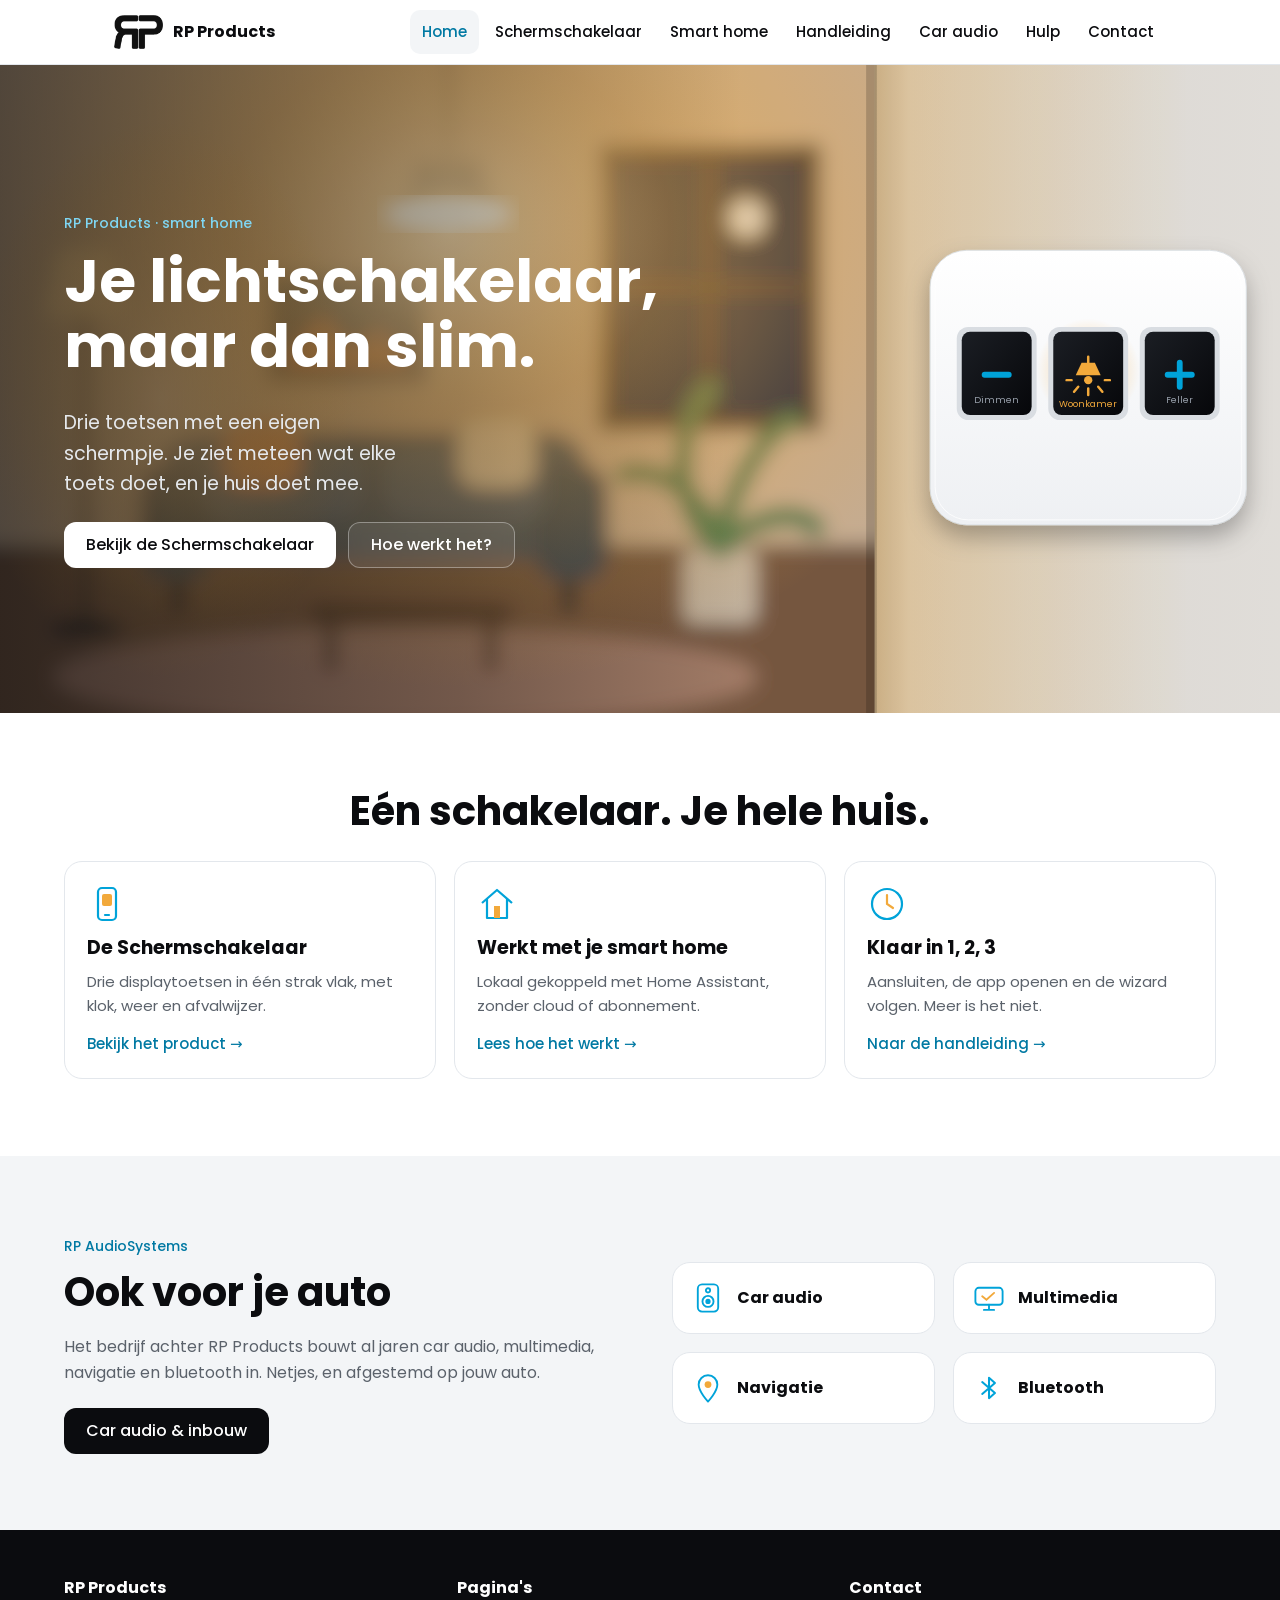
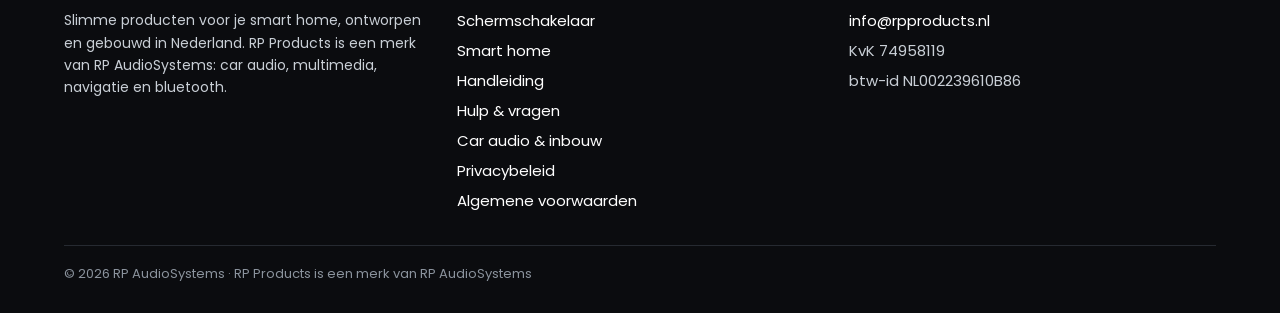
<file: index.html>
<!DOCTYPE html>
<html lang="nl">
<head>
<meta charset="utf-8">
<meta name="viewport" content="width=device-width, initial-scale=1">
<title>RP Products · slimme schakelaars voor je smart home</title>
<meta name="description" content="RP Products maakt slimme producten voor je smart home, zoals de Schermschakelaar: een lichtschakelaar met drie displaytoetsen die werkt met Home Assistant. Een merk van RP AudioSystems.">
<link rel="icon" href="/img/favicon-32.png" sizes="32x32">
<link rel="apple-touch-icon" href="/img/icon-180.png">
<meta http-equiv="Content-Security-Policy" content="default-src 'none'; style-src 'self'; font-src 'self'; img-src 'self' data:; script-src 'self'; base-uri 'none'; form-action 'none'">
<meta name="referrer" content="strict-origin-when-cross-origin">
<link rel="stylesheet" href="/css/site.css">
</head>
<body>
<header class="top"><div class="wrap">
  <a class="brand" href="/" aria-label="RP Products, naar de homepagina">
    <img class="logo-z" src="/img/rp-logo.png" alt="" width="49" height="34">
    <img class="logo-w" src="/img/rp-logo-wit.png" alt="" width="49" height="34">
    <span>RP Products</span></a>
  <nav aria-label="Hoofdmenu"><a href="/" aria-current=page>Home</a><a href="/schermschakelaar">Schermschakelaar</a><a href="/smart-home">Smart home</a><a href="/handleiding">Handleiding</a><a href="/car-audio">Car audio</a><a href="/support">Hulp</a><a href="/contact">Contact</a></nav>
</div></header>
<main>

<section class="stage">
  <svg id="demo" class="room" viewBox="0 0 1200 640" preserveAspectRatio="xMaxYMid slice" role="img" aria-label="Een woonkamer met een lamp die feller, zachter, uit en weer aan gaat terwijl iemand de Schermschakelaar aan de muur bedient">
<defs>
  <filter id="blur" x="-5%" y="-5%" width="110%" height="110%"><feGaussianBlur stdDeviation="9"/></filter>
  <radialGradient id="lampglow" cx="0" cy="0" r="1" gradientUnits="userSpaceOnUse" gradientTransform="translate(420 170) scale(520 430)">
    <stop offset="0" stop-color="#ffe2b0" stop-opacity="1"/><stop offset=".4" stop-color="#f6b553" stop-opacity=".55"/><stop offset="1" stop-color="#f2a93b" stop-opacity="0"/></radialGradient>
  <radialGradient id="floorglow" cx="0" cy="0" r="1" gradientUnits="userSpaceOnUse" gradientTransform="translate(150 330) scale(180 260)">
    <stop offset="0" stop-color="#ffcf8a" stop-opacity=".7"/><stop offset="1" stop-color="#f2a93b" stop-opacity="0"/></radialGradient>
  <linearGradient id="wallR" x1="0" y1="0" x2="1" y2="0"><stop offset="0" stop-color="#cfc8bd"/><stop offset=".08" stop-color="#ece8e1"/><stop offset="1" stop-color="#f4f1ec"/></linearGradient>
  <linearGradient id="spill" x1="0" y1="0" x2="1" y2="0"><stop offset="0" stop-color="#f2a93b" stop-opacity=".35"/><stop offset=".7" stop-color="#f2a93b" stop-opacity="0"/></linearGradient>
  <radialGradient id="halo" cx="50%" cy="50%" r="50%"><stop offset="0" stop-color="#f2a93b" stop-opacity=".55"/><stop offset="1" stop-color="#f2a93b" stop-opacity="0"/></radialGradient>
  <linearGradient id="plate" x1="0" y1="0" x2="0" y2="1"><stop offset="0" stop-color="#ffffff"/><stop offset="1" stop-color="#eef0f3"/></linearGradient>
  <linearGradient id="glass" x1="0" y1="0" x2="1" y2="1"><stop offset="0" stop-color="#1b1e24"/><stop offset="1" stop-color="#06070a"/></linearGradient>
  <filter id="sh" x="-30%" y="-30%" width="160%" height="170%"><feDropShadow dx="0" dy="14" stdDeviation="14" flood-color="#0b0c0f" flood-opacity=".28"/></filter>
</defs>

<!-- woonkamer (wazig, op de achtergrond) -->
<g filter="url(#blur)">
  <rect x="-40" y="-40" width="920" height="720" fill="#cdb397"/>
  <rect x="-40" y="470" width="920" height="210" fill="#7a5a43"/>
  <path d="M-40 470h920" stroke="#5d4433" stroke-width="6"/>
  <!-- raam met avondlucht -->
  <rect x="560" y="90" width="210" height="270" rx="6" fill="#4a3a2e"/>
  <rect x="574" y="104" width="182" height="242" fill="#1c2742"/>
  <circle cx="700" cy="160" r="16" fill="#e9eef7"/>
  <path d="M665 104v242M574 225h182" stroke="#4a3a2e" stroke-width="10"/>
  <!-- schilderij -->
  <rect x="250" y="210" width="150" height="104" rx="4" fill="#3d4b5a"/><path d="M262 300l40-46 30 32 22-20 34 34z" fill="#c97b4a"/>
  <!-- bank -->
  <rect x="150" y="360" width="400" height="120" rx="34" fill="#3f5266"/>
  <rect x="130" y="390" width="70" height="110" rx="26" fill="#354658"/><rect x="500" y="390" width="70" height="110" rx="26" fill="#354658"/>
  <rect x="190" y="372" width="150" height="70" rx="22" fill="#4b6077"/><rect x="360" y="372" width="150" height="70" rx="22" fill="#4b6077"/>
  <rect x="210" y="350" width="70" height="62" rx="18" fill="#d88a52"/><rect x="430" y="350" width="70" height="62" rx="18" fill="#ead9bb"/>
  <rect x="160" y="500" width="14" height="30" fill="#2a2a2a"/><rect x="526" y="500" width="14" height="30" fill="#2a2a2a"/>
  <!-- kleed en salontafel -->
  <ellipse cx="380" cy="590" rx="330" ry="46" fill="#a8806a"/>
  <rect x="290" y="520" width="190" height="20" rx="8" fill="#5a3f2d"/><rect x="305" y="540" width="10" height="44" fill="#5a3f2d"/><rect x="455" y="540" width="10" height="44" fill="#5a3f2d"/>
  <!-- staande lamp en plant -->
  <path d="M80 540V250" stroke="#2b2b2b" stroke-width="6"/><path d="M42 252h76l-14-62H56z" fill="#f0d3a4"/><ellipse cx="80" cy="544" rx="34" ry="8" fill="#2b2b2b"/>
  <rect x="640" y="470" width="70" height="70" rx="10" fill="#c8b8a4"/>
  <path d="M675 470c-50-40-40-120-10-150M675 470c10-60 40-110 70-120M675 470c-10-50-60-80-90-70M675 470c30-30 70-40 90-20" stroke="#4f7a4f" stroke-width="18" fill="none" stroke-linecap="round"/>
  <!-- hanglamp -->
  <path d="M420 -40v150" stroke="#2b2b2b" stroke-width="4"/><path d="M372 150h96l-18-44h-60z" fill="#2b2b2b"/>
</g>
<!-- het licht in de kamer: demo.js regelt de helderheid -->
<g class="lit">
  <rect x="-40" y="-40" width="920" height="720" fill="url(#lampglow)"/>
  <rect x="-40" y="-40" width="920" height="720" fill="url(#floorglow)"/>
  <ellipse cx="420" cy="156" rx="60" ry="16" fill="#fff4dd" filter="url(#blur)"/>
</g>
<rect class="dark" x="-40" y="-40" width="920" height="720" fill="#07080b" opacity=".04"/>

<!-- muur met de schakelaar (scherp, op de voorgrond) -->
<g>
  <rect x="820" y="-40" width="420" height="720" fill="url(#wallR)"/>
  <rect class="spill" x="820" y="-40" width="420" height="720" fill="url(#spill)"/>
  <rect class="wdark" x="820" y="-40" width="420" height="720" fill="#07080b" opacity=".12"/>
  <rect x="812" y="-40" width="10" height="720" fill="#000" opacity=".18"/>
</g>
<g transform="translate(872 190) scale(.78)">
  <g filter="url(#sh)">
    <rect width="380" height="330" rx="44" fill="url(#plate)" stroke="#d8dde3"/>
    <rect x="6" y="6" width="368" height="318" rx="40" fill="none" stroke="#fff" stroke-opacity=".9"/>
  </g>
  <rect class="pdark" width="380" height="330" rx="44" fill="#07080b" opacity="0"/>
  <g class="mode-lamp">  <!-- links: dimmen -->
  <g transform="translate(32 92)"><g class="press p0">
    <rect width="96" height="112" rx="14" fill="#d9dde2"/><rect x="6" y="6" width="84" height="100" rx="10" fill="url(#glass)"/>
    <rect x="30" y="54" width="36" height="7" rx="3.5" fill="#00a3d9"/>
    <text x="48" y="92" text-anchor="middle" font-size="11" fill="#9aa2ad" font-family="Poppins,sans-serif">Dimmen</text>
  </g></g>
  <!-- midden: lamp aan -->
  <g transform="translate(142 92)">
    <circle cx="48" cy="52" r="62" fill="url(#halo)" class="halo"/>
    <g class="press p1">
    <rect width="96" height="112" rx="14" fill="#d9dde2"/><rect x="6" y="6" width="84" height="100" rx="10" fill="url(#glass)"/>
    <path class="lc" d="M33 58h30l-7-15h-16z" fill="#f2a93b"/><circle class="lc" cx="48" cy="64" r="5" fill="#f2a93b"/>
    <path class="rays" d="M48 43v-7M36 72l-5 6M48 74v8M60 72l5 6M28 64h-6M68 64h6" stroke="#f2a93b" stroke-width="3" stroke-linecap="round"/>
    <text class="lc" x="48" y="96" text-anchor="middle" font-size="11" fill="#f2a93b" font-family="Poppins,sans-serif">Woonkamer</text>
    </g>
  </g>
  <!-- rechts: feller -->
  <g transform="translate(252 92)"><g class="press p2">
    <rect width="96" height="112" rx="14" fill="#d9dde2"/><rect x="6" y="6" width="84" height="100" rx="10" fill="url(#glass)"/>
    <rect x="30" y="54" width="36" height="7" rx="3.5" fill="#00a3d9"/><rect x="44.5" y="39.5" width="7" height="36" rx="3.5" fill="#00a3d9"/>
    <text x="48" y="92" text-anchor="middle" font-size="11" fill="#9aa2ad" font-family="Poppins,sans-serif">Feller</text>
  </g></g>
</g><g class="mode-saver">  <!-- screensaver: weer, klok, afval -->
  <g transform="translate(32 92)">
    <rect width="96" height="112" rx="14" fill="#d9dde2"/><rect x="6" y="6" width="84" height="100" rx="10" fill="url(#glass)"/>
    <circle cx="40" cy="44" r="10" fill="#f2a93b"/><path d="M38 64a10 10 0 0 1 4-19 13 13 0 0 1 24 4 8 8 0 0 1 0 15z" fill="#dfe6ee"/>
    <text x="48" y="92" text-anchor="middle" font-size="13" fill="#eef1f4" font-family="Poppins,sans-serif" font-weight="700">12°</text>
  </g>
  <g transform="translate(142 92)">
    <rect width="96" height="112" rx="14" fill="#d9dde2"/><rect x="6" y="6" width="84" height="100" rx="10" fill="url(#glass)"/>
    <text x="48" y="62" text-anchor="middle" font-size="22" fill="#eef1f4" font-family="Poppins,sans-serif" font-weight="700" class="clk">21:30</text>
    <text x="48" y="84" text-anchor="middle" font-size="11" fill="#9aa2ad" font-family="Poppins,sans-serif">Dinsdag</text>
  </g>
  <g transform="translate(252 92)">
    <rect width="96" height="112" rx="14" fill="#d9dde2"/><rect x="6" y="6" width="84" height="100" rx="10" fill="url(#glass)"/>
    <path d="M32 40h32M42 40v-5h12v5M35 40l3 36h20l3-36" stroke="#4fc37e" stroke-width="3.5" fill="none" stroke-linejoin="round"/>
    <text x="48" y="94" text-anchor="middle" font-size="11" fill="#4fc37e" font-family="Poppins,sans-serif">GFT morgen</text>
  </g>
</g>
  <circle class="touch" cx="0" cy="0" r="34" fill="#ffffff" opacity="0"/>
</g>
</svg>
  <div class="stage-txt"><div class="wrap">
    <span class="tag">RP Products · smart home</span>
    <h1>Je lichtschakelaar,<br>maar dan slim.</h1>
    <p>Drie toetsen met een eigen schermpje. Je ziet meteen wat elke toets doet, en je huis doet mee.</p>
    <div class="row"><a class="btn light" href="/schermschakelaar">Bekijk de Schermschakelaar</a><a class="btn ghost" href="/smart-home">Hoe werkt het?</a></div>
  </div></div>
</section>

<section class="band"><div class="wrap">
  <h2 class="center">Eén schakelaar. Je hele huis.</h2>
  <div class="grid teasers"><a class="card link" href="/schermschakelaar"><svg viewBox="0 0 40 40" fill="none" stroke="#00a3d9" stroke-width="2.2"><rect x="11" y="4" width="18" height="32" rx="4"/><path d="M18 31h4" stroke-linecap="round"/><rect x="15" y="10" width="10" height="12" rx="2" fill="#f2a93b" stroke="none"/></svg><h3>De Schermschakelaar</h3><p>Drie displaytoetsen in één strak vlak, met klok, weer en afvalwijzer.</p><span class="more">Bekijk het product →</span></a><a class="card link" href="/smart-home"><svg viewBox="0 0 40 40" fill="none" stroke="#00a3d9" stroke-width="2.2" stroke-linejoin="round"><path d="M5 19L20 6l15 13M10 15v19h20V15"/><rect x="17" y="22" width="6" height="12" fill="#f2a93b" stroke="none"/></svg><h3>Werkt met je smart home</h3><p>Lokaal gekoppeld met Home Assistant, zonder cloud of abonnement.</p><span class="more">Lees hoe het werkt →</span></a><a class="card link" href="/handleiding"><svg viewBox="0 0 40 40" fill="none" stroke="#00a3d9" stroke-width="2.2" stroke-linecap="round"><circle cx="20" cy="20" r="15"/><path d="M20 11v9l6 4" stroke="#f2a93b"/></svg><h3>Klaar in 1, 2, 3</h3><p>Aansluiten, de app openen en de wizard volgen. Meer is het niet.</p><span class="more">Naar de handleiding →</span></a></div>
</div></section>

<section class="band soft"><div class="wrap split">
  <div>
    <span class="tag">RP AudioSystems</span>
    <h2>Ook voor je auto</h2>
    <p class="mut">Het bedrijf achter RP Products bouwt al jaren car audio, multimedia, navigatie en bluetooth in. Netjes, en afgestemd op jouw auto.</p>
    <div class="row"><a class="btn" href="/car-audio">Car audio &amp; inbouw</a></div>
  </div>
  <div class="grid two"><div class="card mini"><svg viewBox="0 0 40 40" fill="none" stroke="#00a3d9" stroke-width="2.2" stroke-linecap="round"><rect x="8" y="4" width="24" height="32" rx="5"/><circle cx="20" cy="24" r="6.5"/><circle cx="20" cy="24" r="2" fill="#00a3d9"/><circle cx="20" cy="11" r="2.5"/></svg><b>Car audio</b></div><div class="card mini"><svg viewBox="0 0 40 40" fill="none" stroke="#00a3d9" stroke-width="2.2" stroke-linecap="round"><rect x="4" y="8" width="32" height="20" rx="4"/><path d="M14 34h12M20 28v6"/><path d="M12 18l5 4 9-8" stroke="#f2a93b"/></svg><b>Multimedia</b></div><div class="card mini"><svg viewBox="0 0 40 40" fill="none" stroke="#00a3d9" stroke-width="2.2" stroke-linejoin="round"><path d="M20 36s11-11.5 11-20a11 11 0 0 0-22 0c0 8.5 11 20 11 20z"/><circle cx="20" cy="16" r="4" fill="#f2a93b" stroke="none"/></svg><b>Navigatie</b></div><div class="card mini"><svg viewBox="0 0 40 40" fill="none" stroke="#00a3d9" stroke-width="2.4" stroke-linecap="round" stroke-linejoin="round"><path d="M12 13l15 13-7 6V8l7 6-15 13"/></svg><b>Bluetooth</b></div></div>
</div></section>
<script src="js/demo.js" defer></script>

</main>
<footer><div class="wrap">
  <div><h3>RP Products</h3><p class="small">Slimme producten voor je smart home, ontworpen en gebouwd in Nederland. RP Products is een merk van RP AudioSystems: car audio, multimedia, navigatie en bluetooth.</p></div>
  <div><h3>Pagina's</h3><ul>
    <li><a href="/schermschakelaar">Schermschakelaar</a></li>
    <li><a href="/smart-home">Smart home</a></li>
    <li><a href="/handleiding">Handleiding</a></li>
    <li><a href="/support">Hulp &amp; vragen</a></li>
    <li><a href="/car-audio">Car audio &amp; inbouw</a></li>
    <li><a href="/privacy">Privacybeleid</a></li>
    <li><a href="/voorwaarden">Algemene voorwaarden</a></li></ul></div>
  <div><h3>Contact</h3><ul>
    <li><a href="mailto:info@rpproducts.nl">info@rpproducts.nl</a></li>
    <li>KvK 74958119</li><li>btw-id NL002239610B86</li></ul></div>
</div>
<div class="wrap bottom">© 2026 RP AudioSystems · RP Products is een merk van RP AudioSystems</div>
</footer>
</body>
</html>
</file>
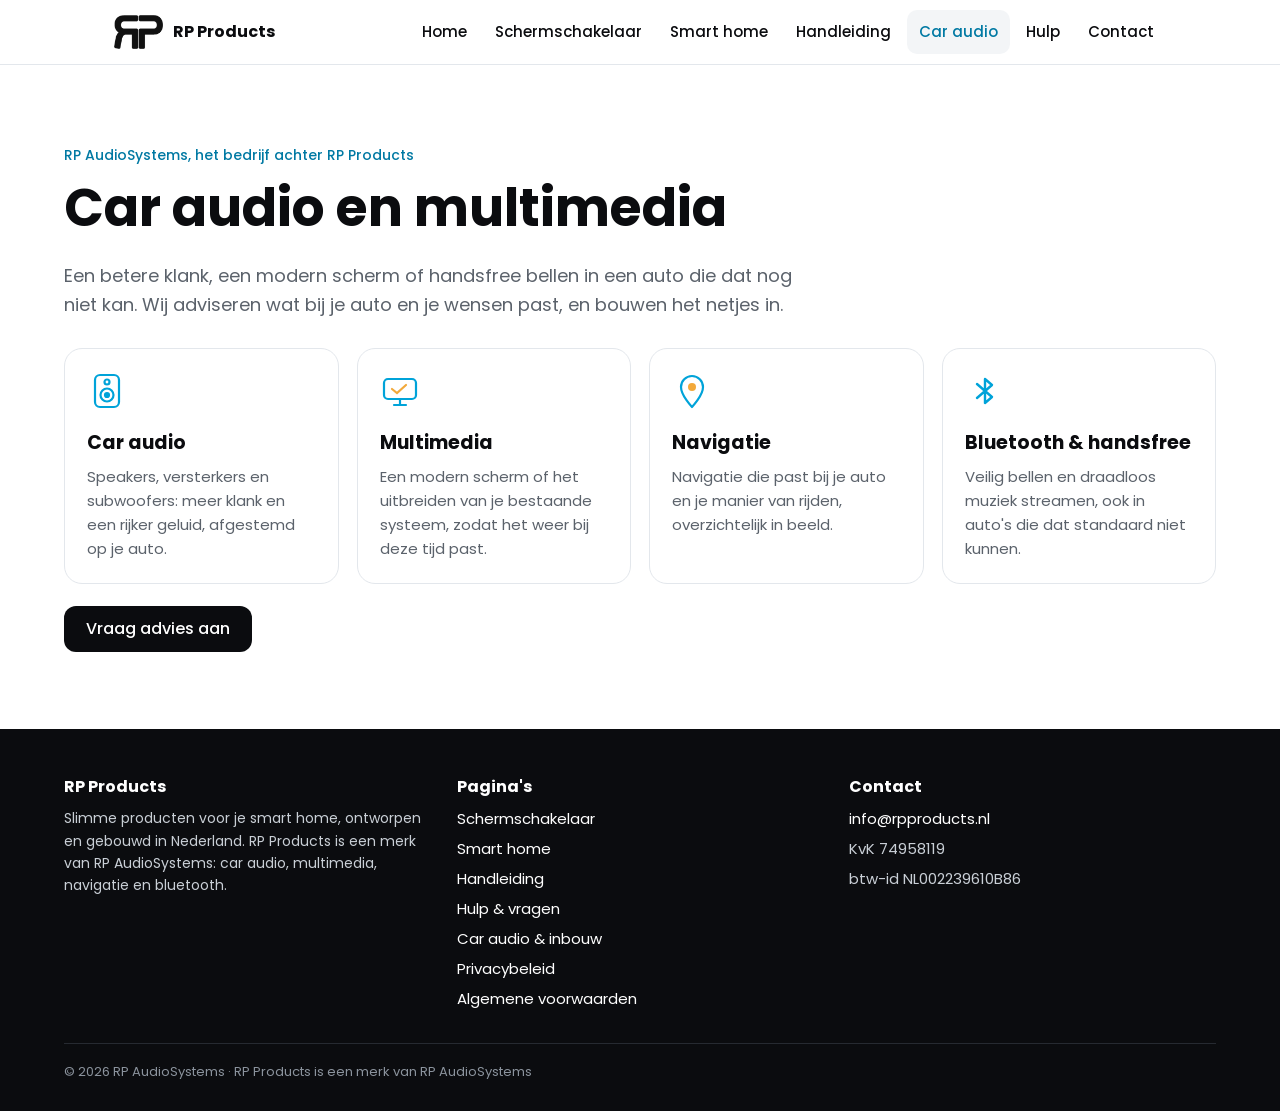
<file: car-audio.html>
<!DOCTYPE html>
<html lang="nl">
<head>
<meta charset="utf-8">
<meta name="viewport" content="width=device-width, initial-scale=1">
<title>Car audio & inbouw · RP AudioSystems</title>
<meta name="description" content="RP AudioSystems: car audio, multimedia, navigatie en bluetooth, netjes ingebouwd en afgestemd op je auto.">
<link rel="icon" href="/img/favicon-32.png" sizes="32x32">
<link rel="apple-touch-icon" href="/img/icon-180.png">
<meta http-equiv="Content-Security-Policy" content="default-src 'none'; style-src 'self'; font-src 'self'; img-src 'self' data:; script-src 'self'; base-uri 'none'; form-action 'none'">
<meta name="referrer" content="strict-origin-when-cross-origin">
<link rel="stylesheet" href="/css/site.css">
</head>
<body>
<header class="top"><div class="wrap">
  <a class="brand" href="/" aria-label="RP Products, naar de homepagina">
    <img class="logo-z" src="/img/rp-logo.png" alt="" width="49" height="34">
    <img class="logo-w" src="/img/rp-logo-wit.png" alt="" width="49" height="34">
    <span>RP Products</span></a>
  <nav aria-label="Hoofdmenu"><a href="/">Home</a><a href="/schermschakelaar">Schermschakelaar</a><a href="/smart-home">Smart home</a><a href="/handleiding">Handleiding</a><a href="/car-audio" aria-current=page>Car audio</a><a href="/support">Hulp</a><a href="/contact">Contact</a></nav>
</div></header>
<main>

<section class="band"><div class="wrap">
  <span class="tag">RP AudioSystems, het bedrijf achter RP Products</span>
  <h1>Car audio en multimedia</h1>
  <p class="mut lead">Een betere klank, een modern scherm of handsfree bellen in een auto die dat nog niet kan. Wij adviseren wat bij je auto en je wensen past, en bouwen het netjes in.</p>
  <div class="grid"><div class="card"><svg viewBox="0 0 40 40" fill="none" stroke="#00a3d9" stroke-width="2.2" stroke-linecap="round"><rect x="8" y="4" width="24" height="32" rx="5"/><circle cx="20" cy="24" r="6.5"/><circle cx="20" cy="24" r="2" fill="#00a3d9"/><circle cx="20" cy="11" r="2.5"/></svg><h3>Car audio</h3><p>Speakers, versterkers en subwoofers: meer klank en een rijker geluid, afgestemd op je auto.</p></div><div class="card"><svg viewBox="0 0 40 40" fill="none" stroke="#00a3d9" stroke-width="2.2" stroke-linecap="round"><rect x="4" y="8" width="32" height="20" rx="4"/><path d="M14 34h12M20 28v6"/><path d="M12 18l5 4 9-8" stroke="#f2a93b"/></svg><h3>Multimedia</h3><p>Een modern scherm of het uitbreiden van je bestaande systeem, zodat het weer bij deze tijd past.</p></div><div class="card"><svg viewBox="0 0 40 40" fill="none" stroke="#00a3d9" stroke-width="2.2" stroke-linejoin="round"><path d="M20 36s11-11.5 11-20a11 11 0 0 0-22 0c0 8.5 11 20 11 20z"/><circle cx="20" cy="16" r="4" fill="#f2a93b" stroke="none"/></svg><h3>Navigatie</h3><p>Navigatie die past bij je auto en je manier van rijden, overzichtelijk in beeld.</p></div><div class="card"><svg viewBox="0 0 40 40" fill="none" stroke="#00a3d9" stroke-width="2.4" stroke-linecap="round" stroke-linejoin="round"><path d="M12 13l15 13-7 6V8l7 6-15 13"/></svg><h3>Bluetooth &amp; handsfree</h3><p>Veilig bellen en draadloos muziek streamen, ook in auto's die dat standaard niet kunnen.</p></div></div>
  <div class="row"><a class="btn" href="/contact">Vraag advies aan</a></div>
</div></section>

</main>
<footer><div class="wrap">
  <div><h3>RP Products</h3><p class="small">Slimme producten voor je smart home, ontworpen en gebouwd in Nederland. RP Products is een merk van RP AudioSystems: car audio, multimedia, navigatie en bluetooth.</p></div>
  <div><h3>Pagina's</h3><ul>
    <li><a href="/schermschakelaar">Schermschakelaar</a></li>
    <li><a href="/smart-home">Smart home</a></li>
    <li><a href="/handleiding">Handleiding</a></li>
    <li><a href="/support">Hulp &amp; vragen</a></li>
    <li><a href="/car-audio">Car audio &amp; inbouw</a></li>
    <li><a href="/privacy">Privacybeleid</a></li>
    <li><a href="/voorwaarden">Algemene voorwaarden</a></li></ul></div>
  <div><h3>Contact</h3><ul>
    <li><a href="mailto:info@rpproducts.nl">info@rpproducts.nl</a></li>
    <li>KvK 74958119</li><li>btw-id NL002239610B86</li></ul></div>
</div>
<div class="wrap bottom">© 2026 RP AudioSystems · RP Products is een merk van RP AudioSystems</div>
</footer>
</body>
</html>
</file>
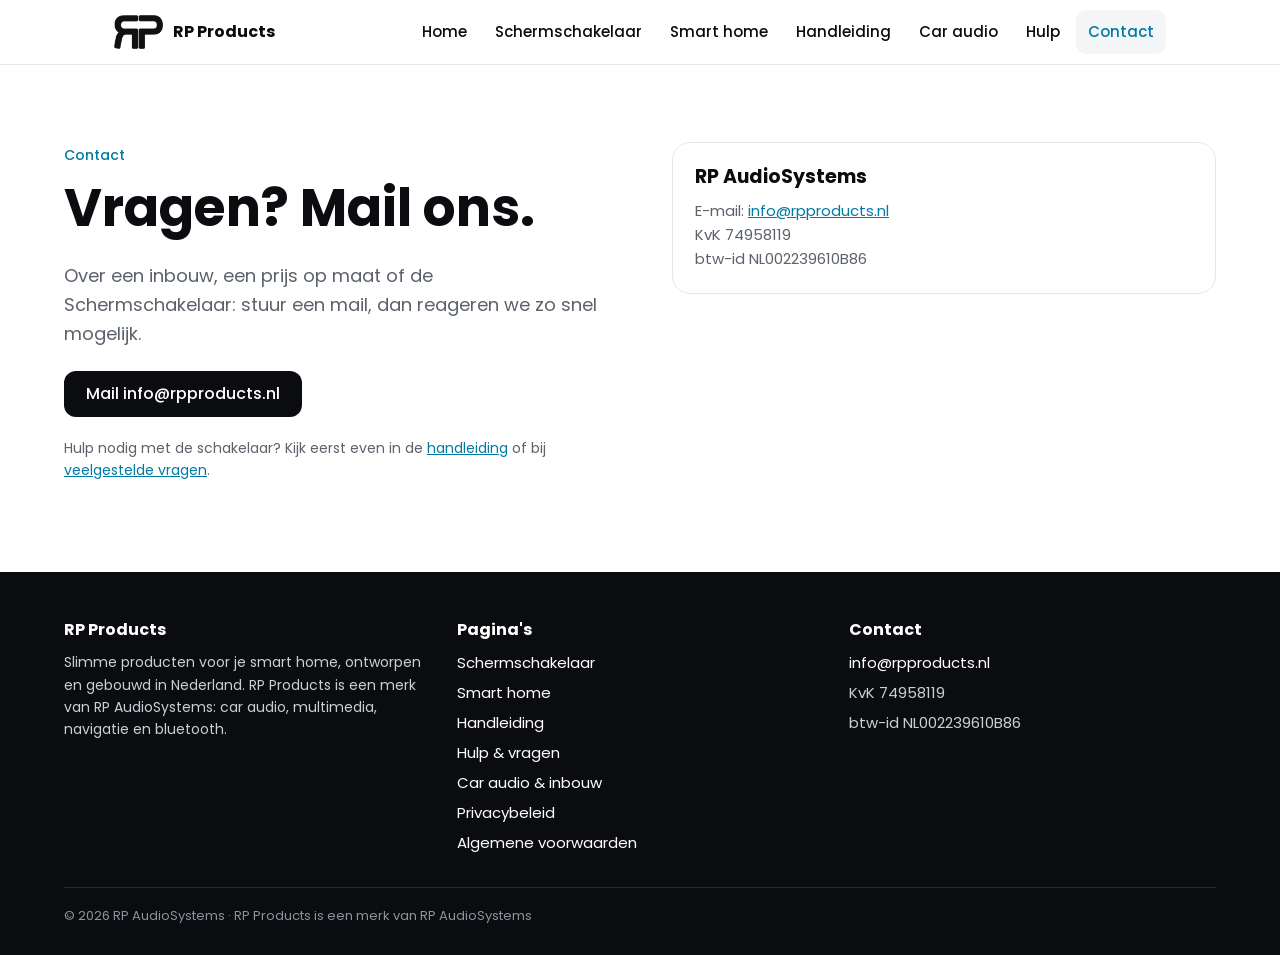
<file: contact.html>
<!DOCTYPE html>
<html lang="nl">
<head>
<meta charset="utf-8">
<meta name="viewport" content="width=device-width, initial-scale=1">
<title>Contact · RP AudioSystems</title>
<meta name="description" content="Neem contact op met RP AudioSystems / RP Products.">
<link rel="icon" href="/img/favicon-32.png" sizes="32x32">
<link rel="apple-touch-icon" href="/img/icon-180.png">
<meta http-equiv="Content-Security-Policy" content="default-src 'none'; style-src 'self'; font-src 'self'; img-src 'self' data:; script-src 'self'; base-uri 'none'; form-action 'none'">
<meta name="referrer" content="strict-origin-when-cross-origin">
<link rel="stylesheet" href="/css/site.css">
</head>
<body>
<header class="top"><div class="wrap">
  <a class="brand" href="/" aria-label="RP Products, naar de homepagina">
    <img class="logo-z" src="/img/rp-logo.png" alt="" width="49" height="34">
    <img class="logo-w" src="/img/rp-logo-wit.png" alt="" width="49" height="34">
    <span>RP Products</span></a>
  <nav aria-label="Hoofdmenu"><a href="/">Home</a><a href="/schermschakelaar">Schermschakelaar</a><a href="/smart-home">Smart home</a><a href="/handleiding">Handleiding</a><a href="/car-audio">Car audio</a><a href="/support">Hulp</a><a href="/contact" aria-current=page>Contact</a></nav>
</div></header>
<main>

<section class="band"><div class="wrap split top-align">
  <div>
    <span class="tag">Contact</span>
    <h1>Vragen? Mail ons.</h1>
    <p class="mut lead">Over een inbouw, een prijs op maat of de Schermschakelaar: stuur een mail, dan reageren we zo snel mogelijk.</p>
    <div class="row"><a class="btn" href="mailto:info@rpproducts.nl">Mail info@rpproducts.nl</a></div>
    <p class="mut small mt">Hulp nodig met de schakelaar? Kijk eerst even in de <a href="/handleiding">handleiding</a> of bij <a href="/support">veelgestelde vragen</a>.</p>
  </div>
  <div class="card">
    <h3>RP AudioSystems</h3>
    <p>E-mail: <a href="mailto:info@rpproducts.nl">info@rpproducts.nl</a><br>KvK 74958119<br>btw-id NL002239610B86</p>
  </div>
</div></section>

</main>
<footer><div class="wrap">
  <div><h3>RP Products</h3><p class="small">Slimme producten voor je smart home, ontworpen en gebouwd in Nederland. RP Products is een merk van RP AudioSystems: car audio, multimedia, navigatie en bluetooth.</p></div>
  <div><h3>Pagina's</h3><ul>
    <li><a href="/schermschakelaar">Schermschakelaar</a></li>
    <li><a href="/smart-home">Smart home</a></li>
    <li><a href="/handleiding">Handleiding</a></li>
    <li><a href="/support">Hulp &amp; vragen</a></li>
    <li><a href="/car-audio">Car audio &amp; inbouw</a></li>
    <li><a href="/privacy">Privacybeleid</a></li>
    <li><a href="/voorwaarden">Algemene voorwaarden</a></li></ul></div>
  <div><h3>Contact</h3><ul>
    <li><a href="mailto:info@rpproducts.nl">info@rpproducts.nl</a></li>
    <li>KvK 74958119</li><li>btw-id NL002239610B86</li></ul></div>
</div>
<div class="wrap bottom">© 2026 RP AudioSystems · RP Products is een merk van RP AudioSystems</div>
</footer>
</body>
</html>
</file>
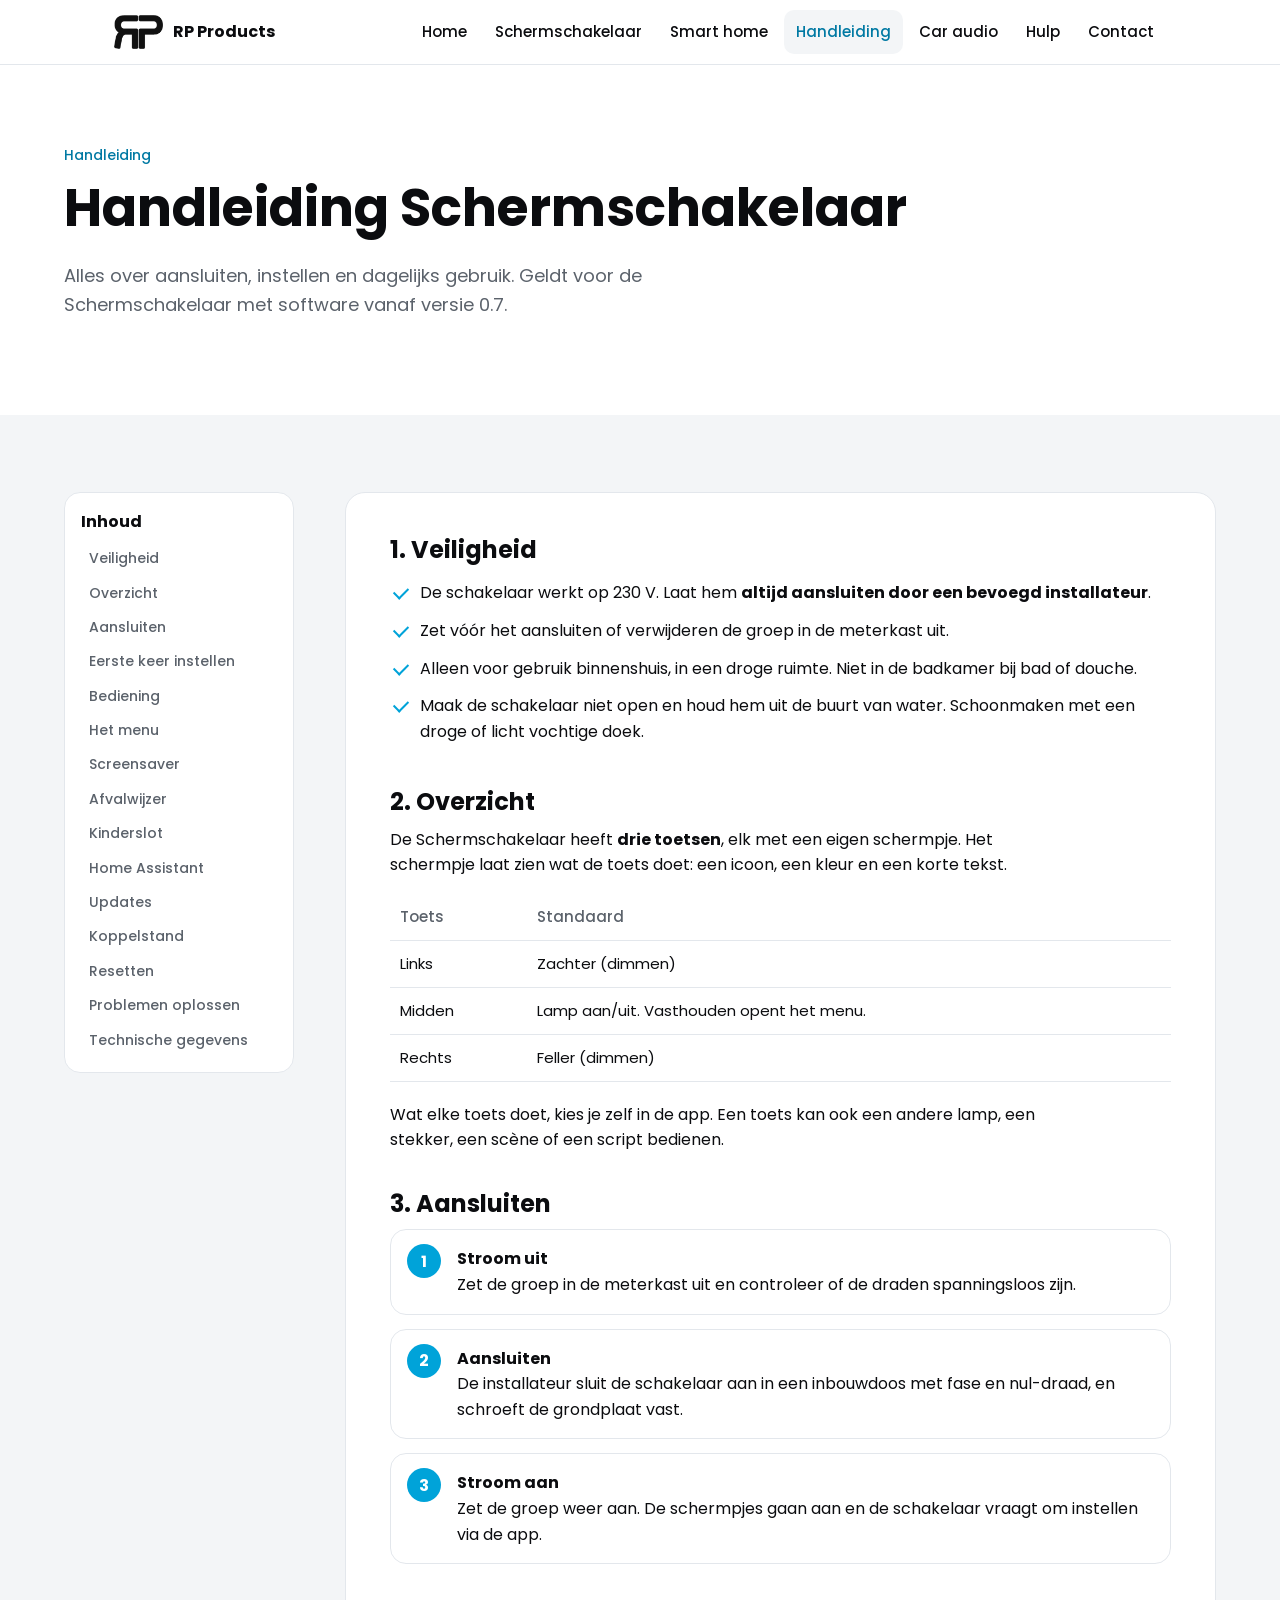
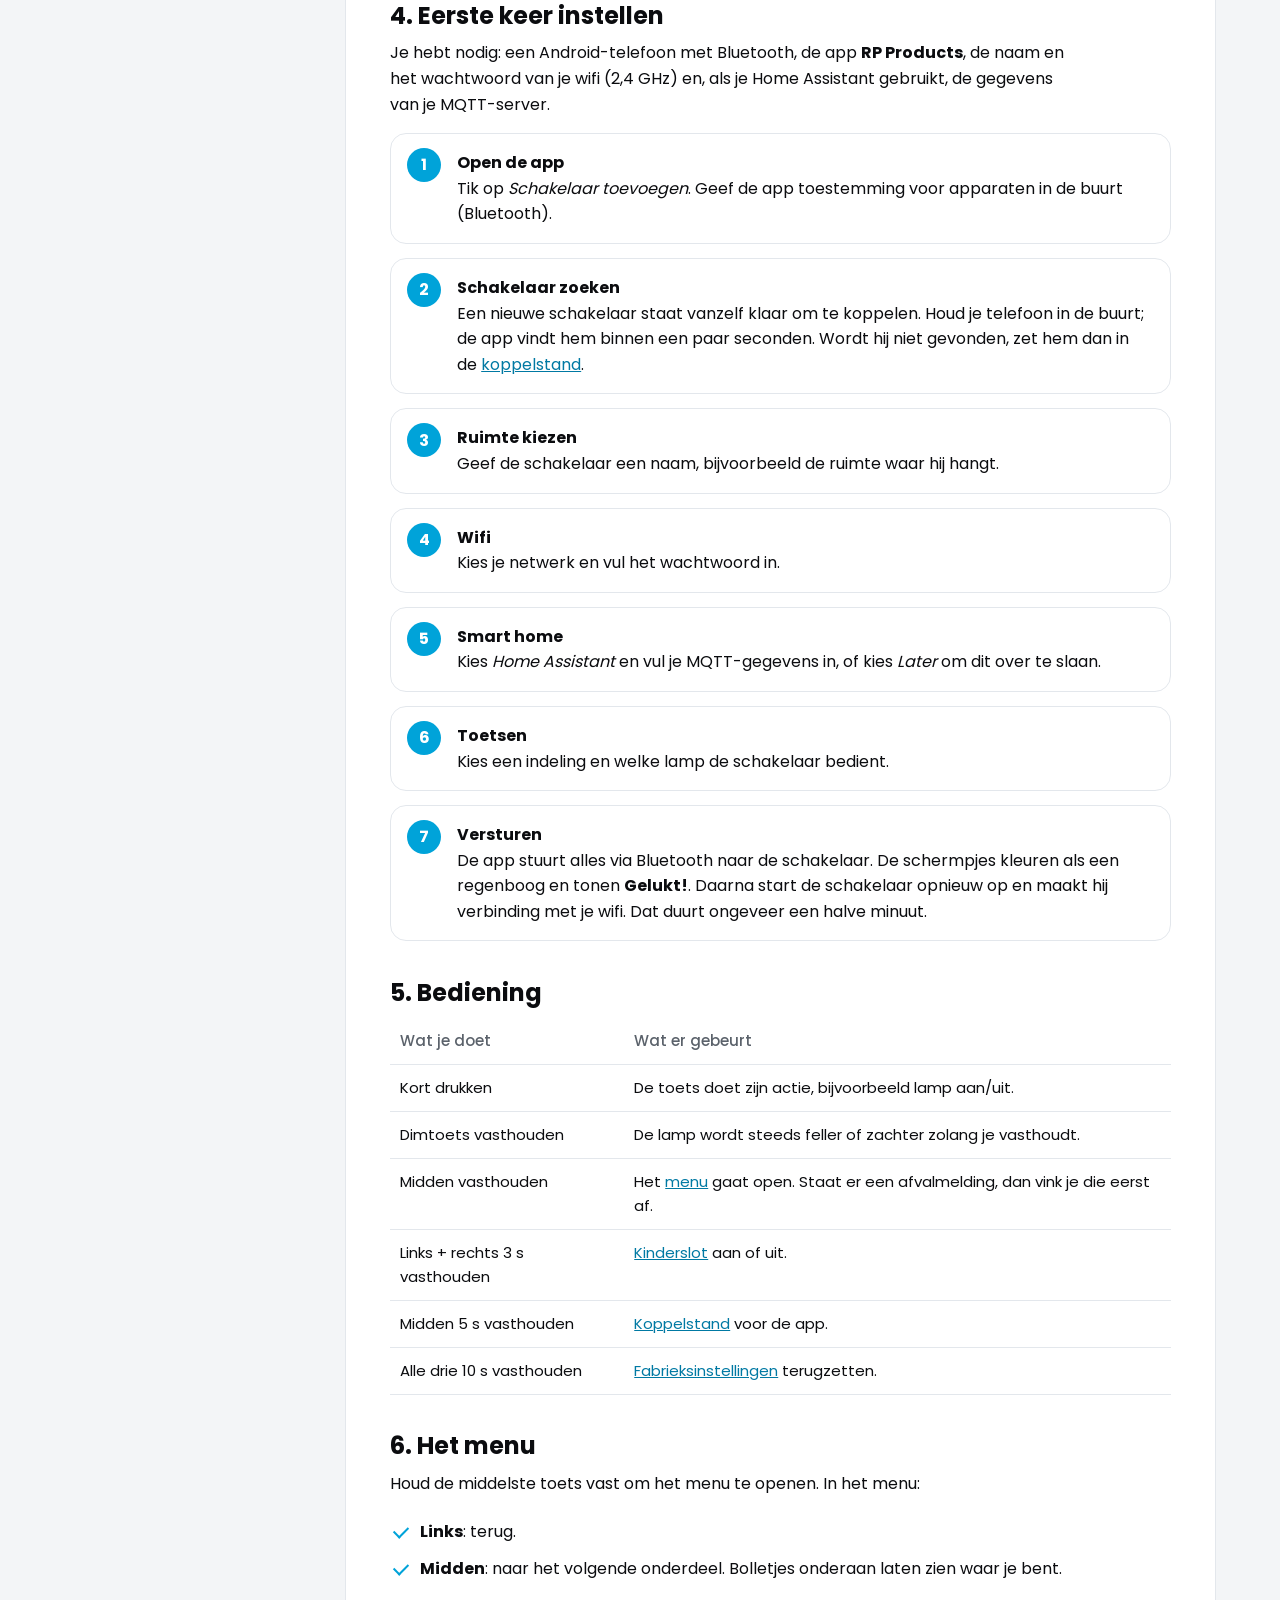
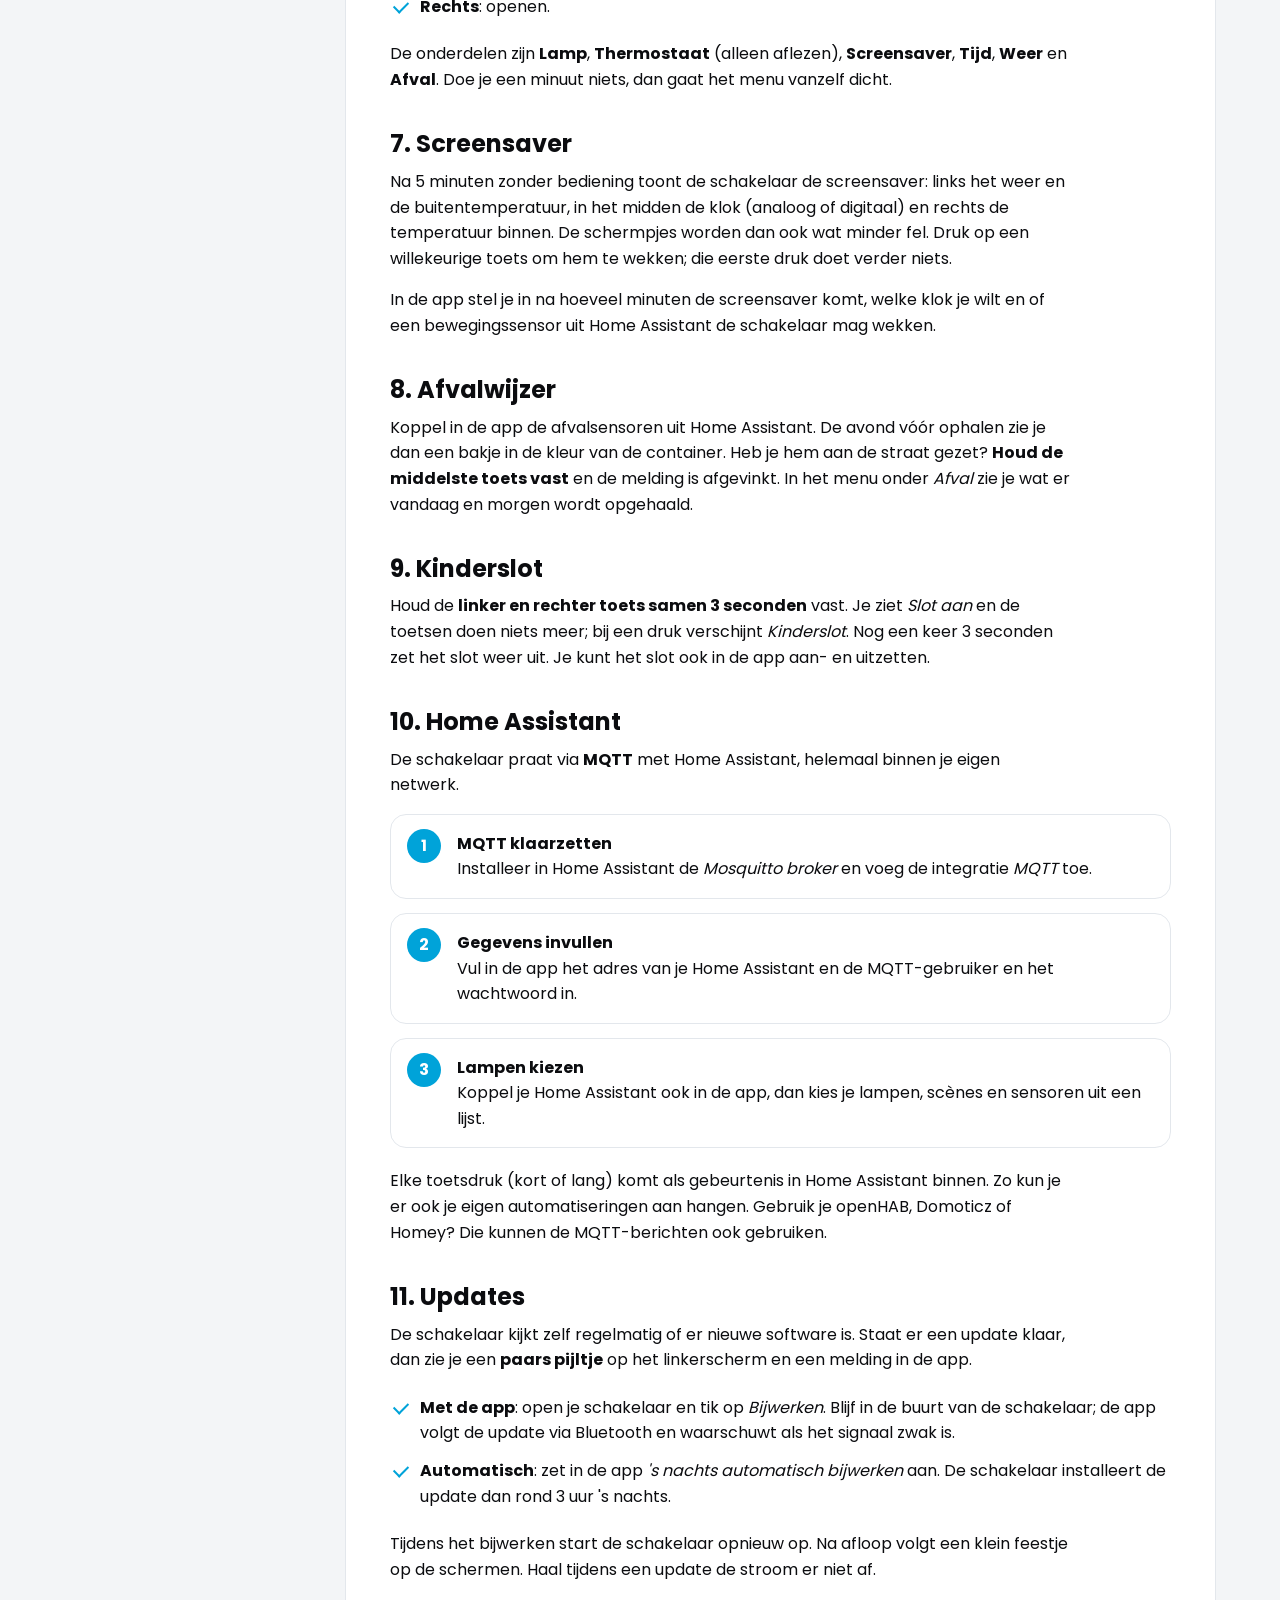
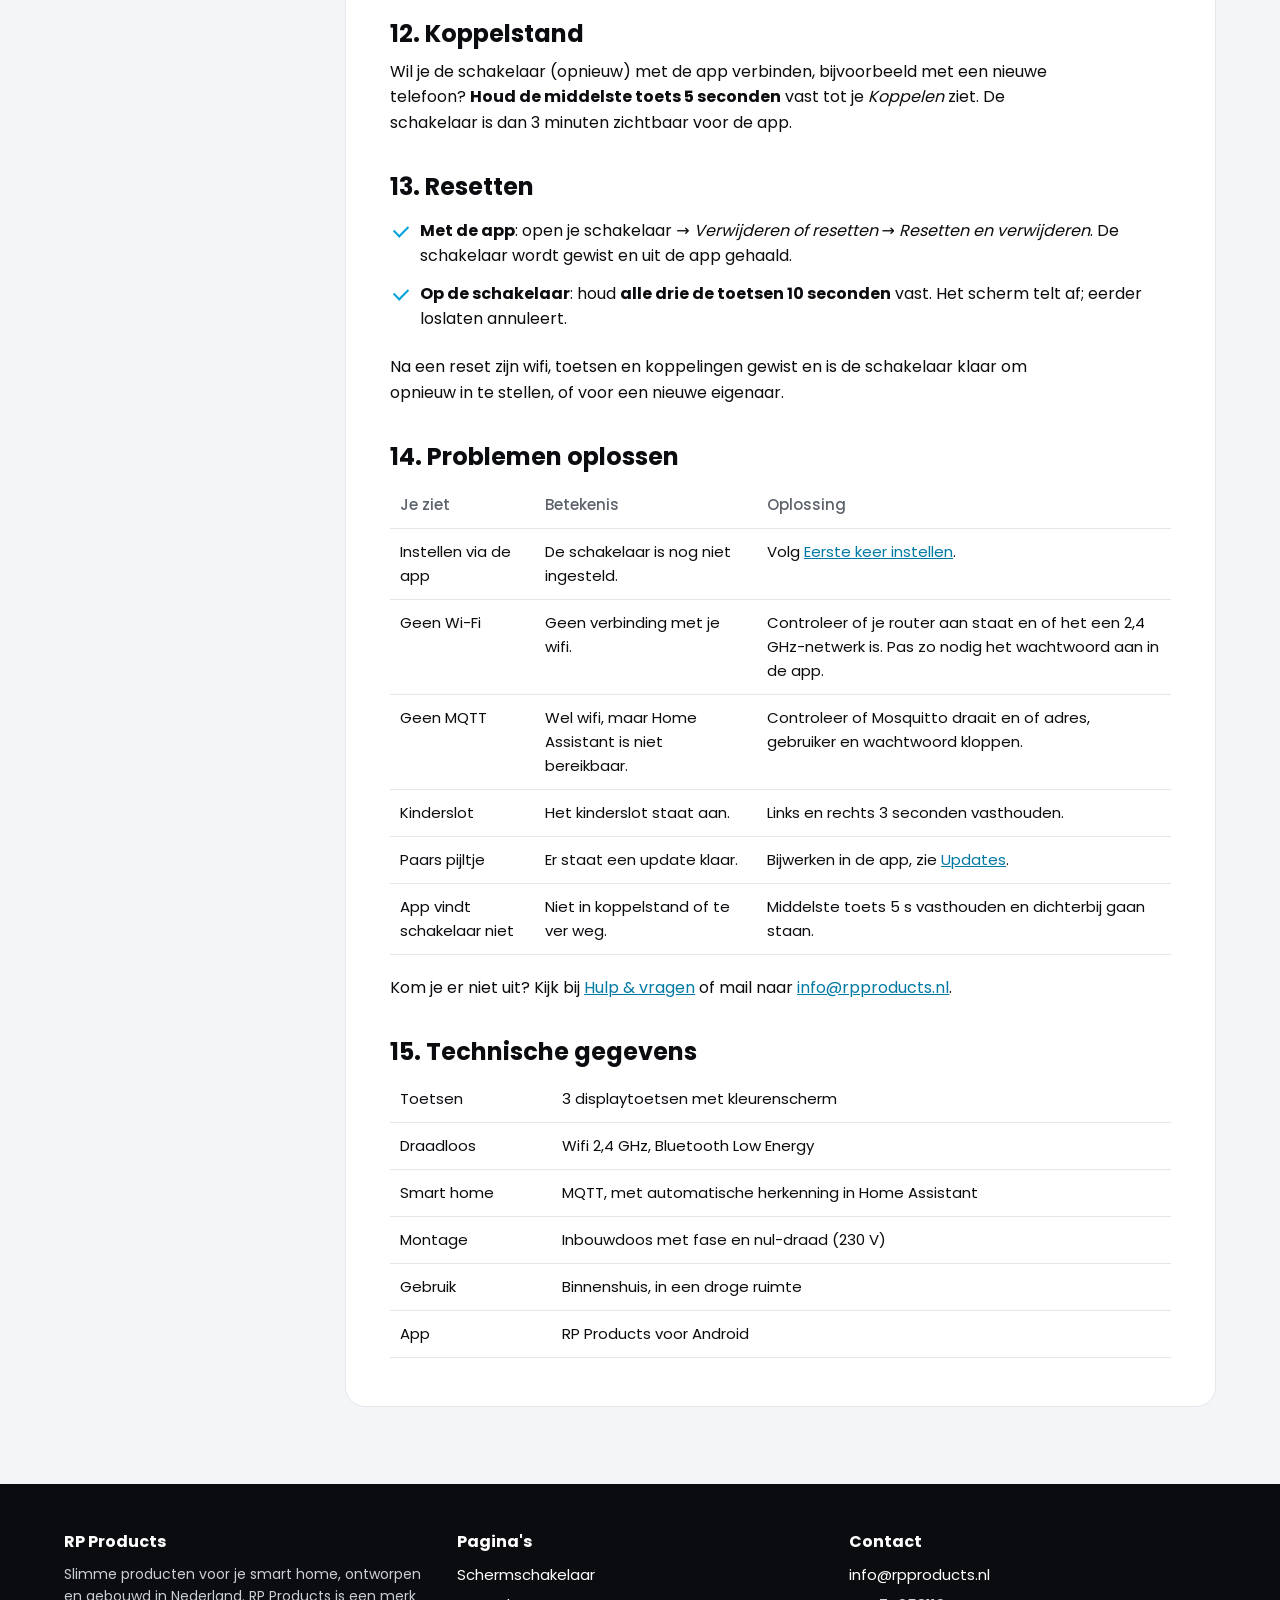
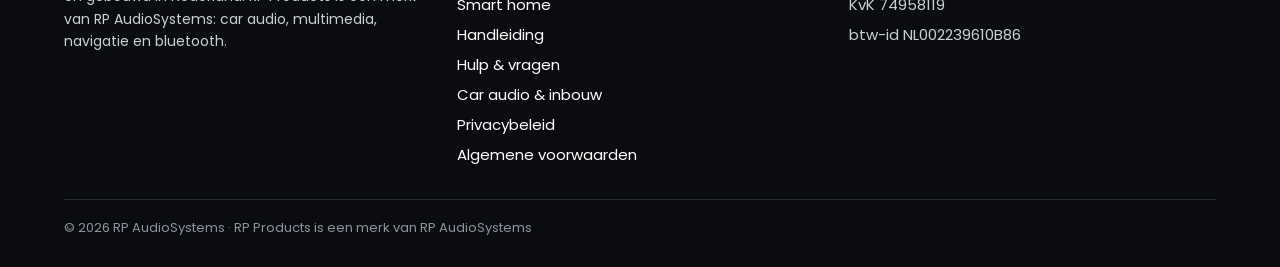
<file: handleiding.html>
<!DOCTYPE html>
<html lang="nl">
<head>
<meta charset="utf-8">
<meta name="viewport" content="width=device-width, initial-scale=1">
<title>Handleiding Schermschakelaar · RP Products</title>
<meta name="description" content="De complete handleiding van de Schermschakelaar: aansluiten, instellen met de app, bediening, menu, kinderslot, Home Assistant, updates, resetten en problemen oplossen.">
<link rel="icon" href="/img/favicon-32.png" sizes="32x32">
<link rel="apple-touch-icon" href="/img/icon-180.png">
<meta http-equiv="Content-Security-Policy" content="default-src 'none'; style-src 'self'; font-src 'self'; img-src 'self' data:; script-src 'self'; base-uri 'none'; form-action 'none'">
<meta name="referrer" content="strict-origin-when-cross-origin">
<link rel="stylesheet" href="/css/site.css">
</head>
<body>
<header class="top"><div class="wrap">
  <a class="brand" href="/" aria-label="RP Products, naar de homepagina">
    <img class="logo-z" src="/img/rp-logo.png" alt="" width="49" height="34">
    <img class="logo-w" src="/img/rp-logo-wit.png" alt="" width="49" height="34">
    <span>RP Products</span></a>
  <nav aria-label="Hoofdmenu"><a href="/">Home</a><a href="/schermschakelaar">Schermschakelaar</a><a href="/smart-home">Smart home</a><a href="/handleiding" aria-current=page>Handleiding</a><a href="/car-audio">Car audio</a><a href="/support">Hulp</a><a href="/contact">Contact</a></nav>
</div></header>
<main>

<section class="band"><div class="wrap">
  <span class="tag">Handleiding</span>
  <h1>Handleiding Schermschakelaar</h1>
  <p class="mut lead">Alles over aansluiten, instellen en dagelijks gebruik. Geldt voor de Schermschakelaar met software vanaf versie 0.7.</p>
</div></section>

<section class="band soft manual-band"><div class="wrap manual">
  <nav class="mtoc" aria-label="Inhoud van de handleiding"><b>Inhoud</b><a href="#veiligheid">Veiligheid</a><a href="#overzicht">Overzicht</a><a href="#aansluiten">Aansluiten</a><a href="#instellen">Eerste keer instellen</a><a href="#bediening">Bediening</a><a href="#menu">Het menu</a><a href="#screensaver">Screensaver</a><a href="#afval">Afvalwijzer</a><a href="#kinderslot">Kinderslot</a><a href="#homeassistant">Home Assistant</a><a href="#updates">Updates</a><a href="#koppelstand">Koppelstand</a><a href="#resetten">Resetten</a><a href="#problemen">Problemen oplossen</a><a href="#specificaties">Technische gegevens</a></nav>
  <article class="legal">

  <h2 id="veiligheid">1. Veiligheid</h2>
  <ul class="check">
    <li>De schakelaar werkt op 230 V. Laat hem <b>altijd aansluiten door een bevoegd installateur</b>.</li>
    <li>Zet vóór het aansluiten of verwijderen de groep in de meterkast uit.</li>
    <li>Alleen voor gebruik binnenshuis, in een droge ruimte. Niet in de badkamer bij bad of douche.</li>
    <li>Maak de schakelaar niet open en houd hem uit de buurt van water. Schoonmaken met een droge of licht vochtige doek.</li>
  </ul>

  <h2 id="overzicht">2. Overzicht</h2>
  <p>De Schermschakelaar heeft <b>drie toetsen</b>, elk met een eigen schermpje. Het schermpje laat zien wat de toets doet: een icoon, een kleur en een korte tekst.</p>
  <table><tr><th>Toets</th><th>Standaard</th></tr>
    <tr><td>Links</td><td>Zachter (dimmen)</td></tr>
    <tr><td>Midden</td><td>Lamp aan/uit. Vasthouden opent het menu.</td></tr>
    <tr><td>Rechts</td><td>Feller (dimmen)</td></tr></table>
  <p class="mt">Wat elke toets doet, kies je zelf in de app. Een toets kan ook een andere lamp, een stekker, een scène of een script bedienen.</p>

  <h2 id="aansluiten">3. Aansluiten</h2>
  <ol class="steps">
    <li><b>Stroom uit</b>Zet de groep in de meterkast uit en controleer of de draden spanningsloos zijn.</li>
    <li><b>Aansluiten</b>De installateur sluit de schakelaar aan in een inbouwdoos met fase en nul-draad, en schroeft de grondplaat vast.</li>
    <li><b>Stroom aan</b>Zet de groep weer aan. De schermpjes gaan aan en de schakelaar vraagt om instellen via de app.</li>
  </ol>

  <h2 id="instellen">4. Eerste keer instellen</h2>
  <p>Je hebt nodig: een Android-telefoon met Bluetooth, de app <b>RP Products</b>, de naam en het wachtwoord van je wifi (2,4 GHz) en, als je Home Assistant gebruikt, de gegevens van je MQTT-server.</p>
  <ol class="steps">
    <li><b>Open de app</b>Tik op <i>Schakelaar toevoegen</i>. Geef de app toestemming voor apparaten in de buurt (Bluetooth).</li>
    <li><b>Schakelaar zoeken</b>Een nieuwe schakelaar staat vanzelf klaar om te koppelen. Houd je telefoon in de buurt; de app vindt hem binnen een paar seconden. Wordt hij niet gevonden, zet hem dan in de <a href="#koppelstand">koppelstand</a>.</li>
    <li><b>Ruimte kiezen</b>Geef de schakelaar een naam, bijvoorbeeld de ruimte waar hij hangt.</li>
    <li><b>Wifi</b>Kies je netwerk en vul het wachtwoord in.</li>
    <li><b>Smart home</b>Kies <i>Home Assistant</i> en vul je MQTT-gegevens in, of kies <i>Later</i> om dit over te slaan.</li>
    <li><b>Toetsen</b>Kies een indeling en welke lamp de schakelaar bedient.</li>
    <li><b>Versturen</b>De app stuurt alles via Bluetooth naar de schakelaar. De schermpjes kleuren als een regenboog en tonen <b>Gelukt!</b>. Daarna start de schakelaar opnieuw op en maakt hij verbinding met je wifi. Dat duurt ongeveer een halve minuut.</li>
  </ol>

  <h2 id="bediening">5. Bediening</h2>
  <table><tr><th>Wat je doet</th><th>Wat er gebeurt</th></tr>
    <tr><td>Kort drukken</td><td>De toets doet zijn actie, bijvoorbeeld lamp aan/uit.</td></tr>
    <tr><td>Dimtoets vasthouden</td><td>De lamp wordt steeds feller of zachter zolang je vasthoudt.</td></tr>
    <tr><td>Midden vasthouden</td><td>Het <a href="#menu">menu</a> gaat open. Staat er een afvalmelding, dan vink je die eerst af.</td></tr>
    <tr><td>Links + rechts 3 s vasthouden</td><td><a href="#kinderslot">Kinderslot</a> aan of uit.</td></tr>
    <tr><td>Midden 5 s vasthouden</td><td><a href="#koppelstand">Koppelstand</a> voor de app.</td></tr>
    <tr><td>Alle drie 10 s vasthouden</td><td><a href="#resetten">Fabrieksinstellingen</a> terugzetten.</td></tr></table>

  <h2 id="menu">6. Het menu</h2>
  <p>Houd de middelste toets vast om het menu te openen. In het menu:</p>
  <ul class="check">
    <li><b>Links</b>: terug.</li>
    <li><b>Midden</b>: naar het volgende onderdeel. Bolletjes onderaan laten zien waar je bent.</li>
    <li><b>Rechts</b>: openen.</li>
  </ul>
  <p>De onderdelen zijn <b>Lamp</b>, <b>Thermostaat</b> (alleen aflezen), <b>Screensaver</b>, <b>Tijd</b>, <b>Weer</b> en <b>Afval</b>. Doe je een minuut niets, dan gaat het menu vanzelf dicht.</p>

  <h2 id="screensaver">7. Screensaver</h2>
  <p>Na 5 minuten zonder bediening toont de schakelaar de screensaver: links het weer en de buitentemperatuur, in het midden de klok (analoog of digitaal) en rechts de temperatuur binnen. De schermpjes worden dan ook wat minder fel. Druk op een willekeurige toets om hem te wekken; die eerste druk doet verder niets.</p>
  <p>In de app stel je in na hoeveel minuten de screensaver komt, welke klok je wilt en of een bewegingssensor uit Home Assistant de schakelaar mag wekken.</p>

  <h2 id="afval">8. Afvalwijzer</h2>
  <p>Koppel in de app de afvalsensoren uit Home Assistant. De avond vóór ophalen zie je dan een bakje in de kleur van de container. Heb je hem aan de straat gezet? <b>Houd de middelste toets vast</b> en de melding is afgevinkt. In het menu onder <i>Afval</i> zie je wat er vandaag en morgen wordt opgehaald.</p>

  <h2 id="kinderslot">9. Kinderslot</h2>
  <p>Houd de <b>linker en rechter toets samen 3 seconden</b> vast. Je ziet <i>Slot aan</i> en de toetsen doen niets meer; bij een druk verschijnt <i>Kinderslot</i>. Nog een keer 3 seconden zet het slot weer uit. Je kunt het slot ook in de app aan- en uitzetten.</p>

  <h2 id="homeassistant">10. Home Assistant</h2>
  <p>De schakelaar praat via <b>MQTT</b> met Home Assistant, helemaal binnen je eigen netwerk.</p>
  <ol class="steps">
    <li><b>MQTT klaarzetten</b>Installeer in Home Assistant de <i>Mosquitto broker</i> en voeg de integratie <i>MQTT</i> toe.</li>
    <li><b>Gegevens invullen</b>Vul in de app het adres van je Home Assistant en de MQTT-gebruiker en het wachtwoord in.</li>
    <li><b>Lampen kiezen</b>Koppel je Home Assistant ook in de app, dan kies je lampen, scènes en sensoren uit een lijst.</li>
  </ol>
  <p class="mt">Elke toetsdruk (kort of lang) komt als gebeurtenis in Home Assistant binnen. Zo kun je er ook je eigen automatiseringen aan hangen. Gebruik je openHAB, Domoticz of Homey? Die kunnen de MQTT-berichten ook gebruiken.</p>

  <h2 id="updates">11. Updates</h2>
  <p>De schakelaar kijkt zelf regelmatig of er nieuwe software is. Staat er een update klaar, dan zie je een <b>paars pijltje</b> op het linkerscherm en een melding in de app.</p>
  <ul class="check">
    <li><b>Met de app</b>: open je schakelaar en tik op <i>Bijwerken</i>. Blijf in de buurt van de schakelaar; de app volgt de update via Bluetooth en waarschuwt als het signaal zwak is.</li>
    <li><b>Automatisch</b>: zet in de app <i>'s nachts automatisch bijwerken</i> aan. De schakelaar installeert de update dan rond 3 uur 's nachts.</li>
  </ul>
  <p>Tijdens het bijwerken start de schakelaar opnieuw op. Na afloop volgt een klein feestje op de schermen. Haal tijdens een update de stroom er niet af.</p>

  <h2 id="koppelstand">12. Koppelstand</h2>
  <p>Wil je de schakelaar (opnieuw) met de app verbinden, bijvoorbeeld met een nieuwe telefoon? <b>Houd de middelste toets 5 seconden</b> vast tot je <i>Koppelen</i> ziet. De schakelaar is dan 3 minuten zichtbaar voor de app.</p>

  <h2 id="resetten">13. Resetten</h2>
  <ul class="check">
    <li><b>Met de app</b>: open je schakelaar → <i>Verwijderen of resetten</i> → <i>Resetten en verwijderen</i>. De schakelaar wordt gewist en uit de app gehaald.</li>
    <li><b>Op de schakelaar</b>: houd <b>alle drie de toetsen 10 seconden</b> vast. Het scherm telt af; eerder loslaten annuleert.</li>
  </ul>
  <p>Na een reset zijn wifi, toetsen en koppelingen gewist en is de schakelaar klaar om opnieuw in te stellen, of voor een nieuwe eigenaar.</p>

  <h2 id="problemen">14. Problemen oplossen</h2>
  <table><tr><th>Je ziet</th><th>Betekenis</th><th>Oplossing</th></tr>
    <tr><td>Instellen via de app</td><td>De schakelaar is nog niet ingesteld.</td><td>Volg <a href="#instellen">Eerste keer instellen</a>.</td></tr>
    <tr><td>Geen Wi-Fi</td><td>Geen verbinding met je wifi.</td><td>Controleer of je router aan staat en of het een 2,4 GHz-netwerk is. Pas zo nodig het wachtwoord aan in de app.</td></tr>
    <tr><td>Geen MQTT</td><td>Wel wifi, maar Home Assistant is niet bereikbaar.</td><td>Controleer of Mosquitto draait en of adres, gebruiker en wachtwoord kloppen.</td></tr>
    <tr><td>Kinderslot</td><td>Het kinderslot staat aan.</td><td>Links en rechts 3 seconden vasthouden.</td></tr>
    <tr><td>Paars pijltje</td><td>Er staat een update klaar.</td><td>Bijwerken in de app, zie <a href="#updates">Updates</a>.</td></tr>
    <tr><td>App vindt schakelaar niet</td><td>Niet in koppelstand of te ver weg.</td><td>Middelste toets 5 s vasthouden en dichterbij gaan staan.</td></tr></table>
  <p class="mt">Kom je er niet uit? Kijk bij <a href="/support">Hulp &amp; vragen</a> of mail naar <a href="mailto:info@rpproducts.nl">info@rpproducts.nl</a>.</p>

  <h2 id="specificaties">15. Technische gegevens</h2>
  <table>
    <tr><td>Toetsen</td><td>3 displaytoetsen met kleurenscherm</td></tr>
    <tr><td>Draadloos</td><td>Wifi 2,4 GHz, Bluetooth Low Energy</td></tr>
    <tr><td>Smart home</td><td>MQTT, met automatische herkenning in Home Assistant</td></tr>
    <tr><td>Montage</td><td>Inbouwdoos met fase en nul-draad (230 V)</td></tr>
    <tr><td>Gebruik</td><td>Binnenshuis, in een droge ruimte</td></tr>
    <tr><td>App</td><td>RP Products voor Android</td></tr>
  </table>
  </article>
</div></section>

</main>
<footer><div class="wrap">
  <div><h3>RP Products</h3><p class="small">Slimme producten voor je smart home, ontworpen en gebouwd in Nederland. RP Products is een merk van RP AudioSystems: car audio, multimedia, navigatie en bluetooth.</p></div>
  <div><h3>Pagina's</h3><ul>
    <li><a href="/schermschakelaar">Schermschakelaar</a></li>
    <li><a href="/smart-home">Smart home</a></li>
    <li><a href="/handleiding">Handleiding</a></li>
    <li><a href="/support">Hulp &amp; vragen</a></li>
    <li><a href="/car-audio">Car audio &amp; inbouw</a></li>
    <li><a href="/privacy">Privacybeleid</a></li>
    <li><a href="/voorwaarden">Algemene voorwaarden</a></li></ul></div>
  <div><h3>Contact</h3><ul>
    <li><a href="mailto:info@rpproducts.nl">info@rpproducts.nl</a></li>
    <li>KvK 74958119</li><li>btw-id NL002239610B86</li></ul></div>
</div>
<div class="wrap bottom">© 2026 RP AudioSystems · RP Products is een merk van RP AudioSystems</div>
</footer>
</body>
</html>
</file>
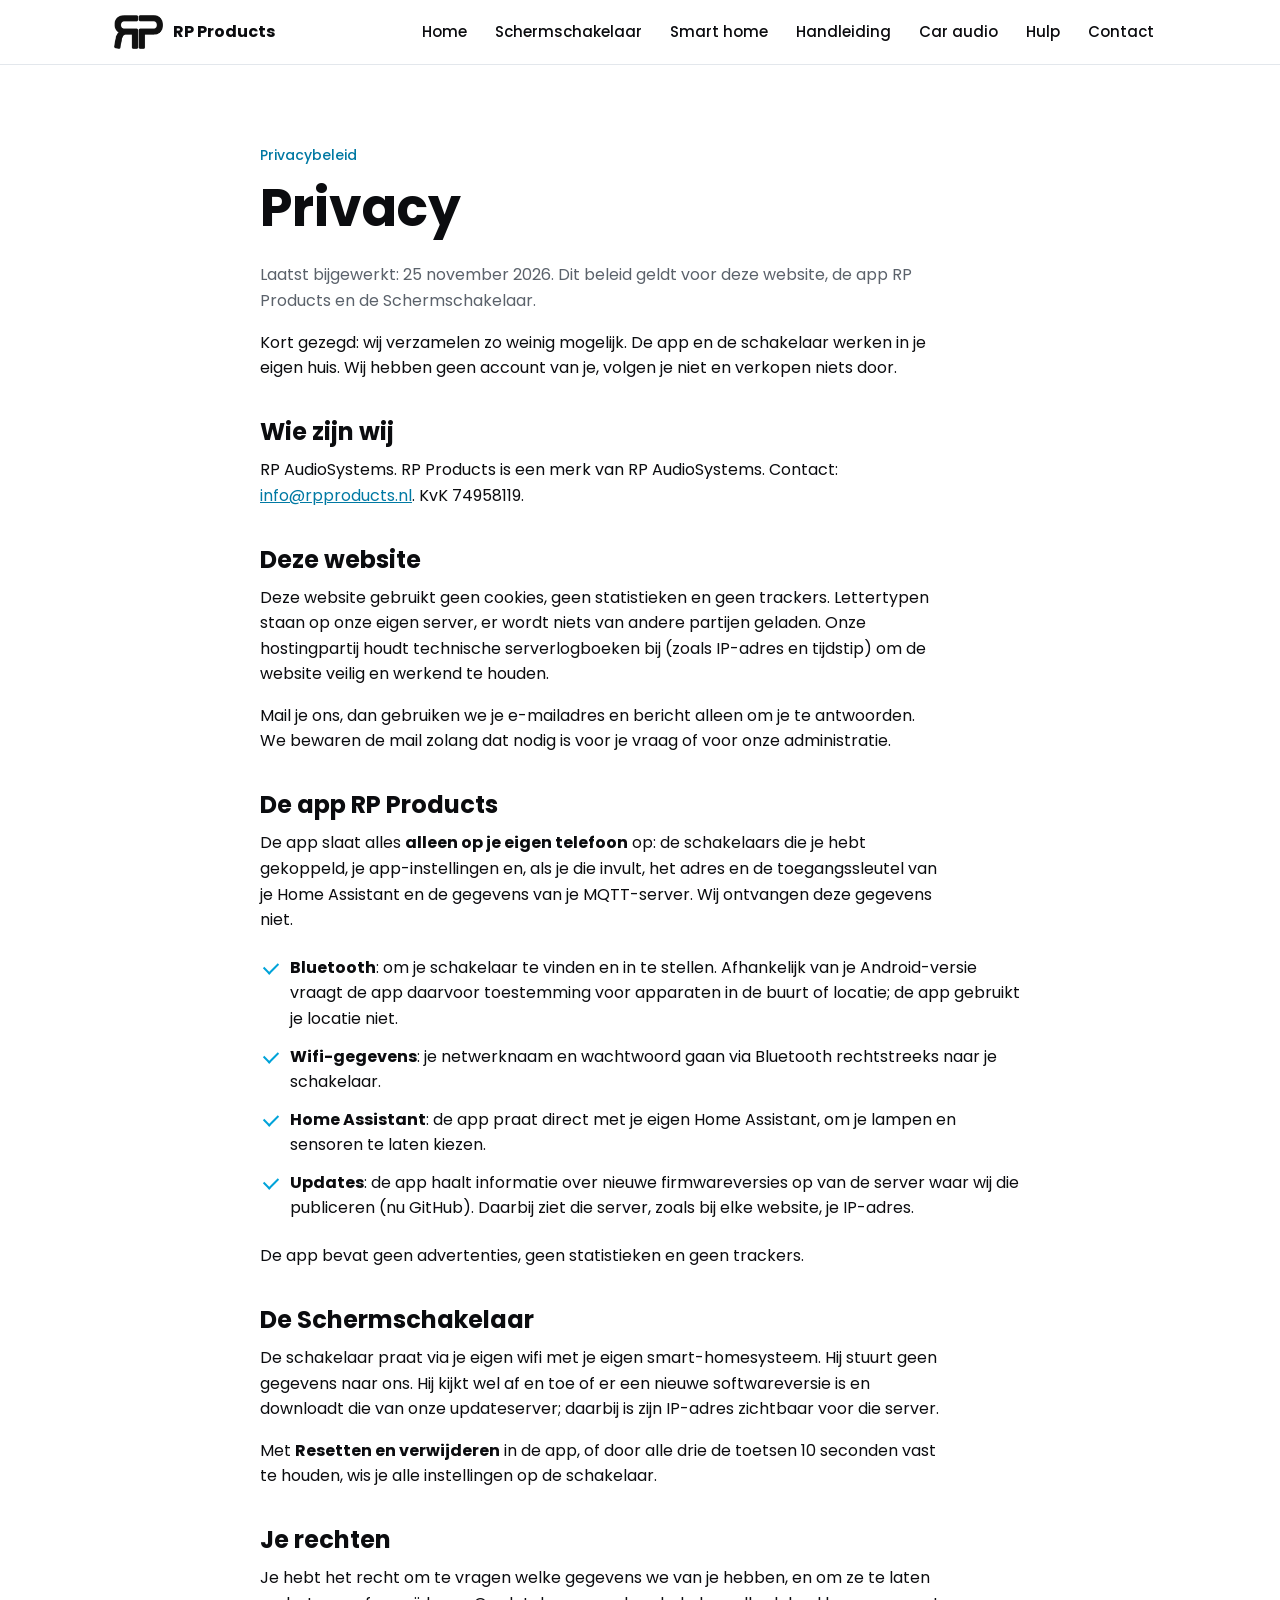
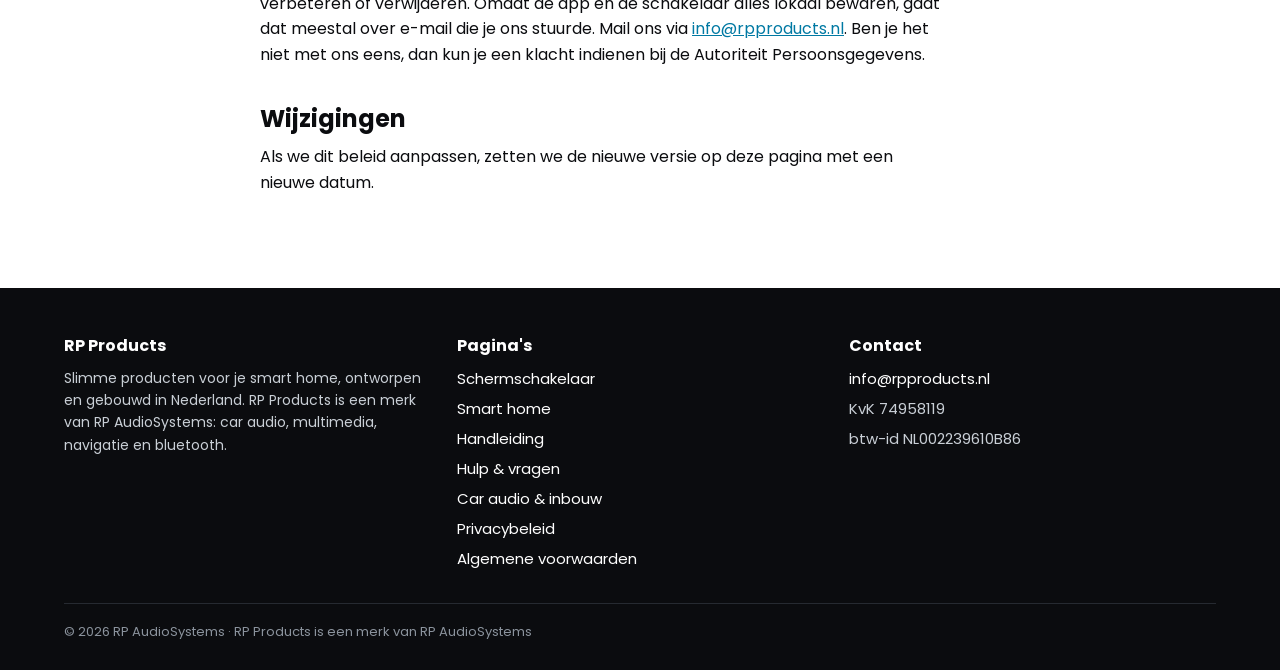
<file: privacy.html>
<!DOCTYPE html>
<html lang="nl">
<head>
<meta charset="utf-8">
<meta name="viewport" content="width=device-width, initial-scale=1">
<title>Privacybeleid · RP AudioSystems</title>
<meta name="description" content="Privacybeleid van RP AudioSystems voor de website, de app RP Products en de Schermschakelaar.">
<link rel="icon" href="/img/favicon-32.png" sizes="32x32">
<link rel="apple-touch-icon" href="/img/icon-180.png">
<meta http-equiv="Content-Security-Policy" content="default-src 'none'; style-src 'self'; font-src 'self'; img-src 'self' data:; script-src 'self'; base-uri 'none'; form-action 'none'">
<meta name="referrer" content="strict-origin-when-cross-origin">
<link rel="stylesheet" href="/css/site.css">
</head>
<body>
<header class="top"><div class="wrap">
  <a class="brand" href="/" aria-label="RP Products, naar de homepagina">
    <img class="logo-z" src="/img/rp-logo.png" alt="" width="49" height="34">
    <img class="logo-w" src="/img/rp-logo-wit.png" alt="" width="49" height="34">
    <span>RP Products</span></a>
  <nav aria-label="Hoofdmenu"><a href="/">Home</a><a href="/schermschakelaar">Schermschakelaar</a><a href="/smart-home">Smart home</a><a href="/handleiding">Handleiding</a><a href="/car-audio">Car audio</a><a href="/support">Hulp</a><a href="/contact">Contact</a></nav>
</div></header>
<main>

<section class="band"><div class="wrap legal">
  <span class="tag">Privacybeleid</span>
  <h1>Privacy</h1>
  <p class="mut">Laatst bijgewerkt: 25 november 2026. Dit beleid geldt voor deze website, de app RP Products en de Schermschakelaar.</p>
  <p>Kort gezegd: wij verzamelen zo weinig mogelijk. De app en de schakelaar werken in je eigen huis. Wij hebben geen account van je, volgen je niet en verkopen niets door.</p>

  <h2>Wie zijn wij</h2>
  <p>RP AudioSystems. RP Products is een merk van RP AudioSystems. Contact: <a href="mailto:info@rpproducts.nl">info@rpproducts.nl</a>. KvK 74958119.</p>

  <h2>Deze website</h2>
  <p>Deze website gebruikt geen cookies, geen statistieken en geen trackers. Lettertypen staan op onze eigen server, er wordt niets van andere partijen geladen. Onze hostingpartij houdt technische serverlogboeken bij (zoals IP-adres en tijdstip) om de website veilig en werkend te houden.</p>
  <p>Mail je ons, dan gebruiken we je e-mailadres en bericht alleen om je te antwoorden. We bewaren de mail zolang dat nodig is voor je vraag of voor onze administratie.</p>

  <h2>De app RP Products</h2>
  <p>De app slaat alles <b>alleen op je eigen telefoon</b> op: de schakelaars die je hebt gekoppeld, je app-instellingen en, als je die invult, het adres en de toegangssleutel van je Home Assistant en de gegevens van je MQTT-server. Wij ontvangen deze gegevens niet.</p>
  <ul class="check">
    <li><b>Bluetooth</b>: om je schakelaar te vinden en in te stellen. Afhankelijk van je Android-versie vraagt de app daarvoor toestemming voor apparaten in de buurt of locatie; de app gebruikt je locatie niet.</li>
    <li><b>Wifi-gegevens</b>: je netwerknaam en wachtwoord gaan via Bluetooth rechtstreeks naar je schakelaar.</li>
    <li><b>Home Assistant</b>: de app praat direct met je eigen Home Assistant, om je lampen en sensoren te laten kiezen.</li>
    <li><b>Updates</b>: de app haalt informatie over nieuwe firmwareversies op van de server waar wij die publiceren (nu GitHub). Daarbij ziet die server, zoals bij elke website, je IP-adres.</li>
  </ul>
  <p>De app bevat geen advertenties, geen statistieken en geen trackers.</p>

  <h2>De Schermschakelaar</h2>
  <p>De schakelaar praat via je eigen wifi met je eigen smart-homesysteem. Hij stuurt geen gegevens naar ons. Hij kijkt wel af en toe of er een nieuwe softwareversie is en downloadt die van onze updateserver; daarbij is zijn IP-adres zichtbaar voor die server.</p>
  <p>Met <b>Resetten en verwijderen</b> in de app, of door alle drie de toetsen 10 seconden vast te houden, wis je alle instellingen op de schakelaar.</p>

  <h2>Je rechten</h2>
  <p>Je hebt het recht om te vragen welke gegevens we van je hebben, en om ze te laten verbeteren of verwijderen. Omdat de app en de schakelaar alles lokaal bewaren, gaat dat meestal over e-mail die je ons stuurde. Mail ons via <a href="mailto:info@rpproducts.nl">info@rpproducts.nl</a>. Ben je het niet met ons eens, dan kun je een klacht indienen bij de Autoriteit Persoonsgegevens.</p>

  <h2>Wijzigingen</h2>
  <p>Als we dit beleid aanpassen, zetten we de nieuwe versie op deze pagina met een nieuwe datum.</p>
</div></section>

</main>
<footer><div class="wrap">
  <div><h3>RP Products</h3><p class="small">Slimme producten voor je smart home, ontworpen en gebouwd in Nederland. RP Products is een merk van RP AudioSystems: car audio, multimedia, navigatie en bluetooth.</p></div>
  <div><h3>Pagina's</h3><ul>
    <li><a href="/schermschakelaar">Schermschakelaar</a></li>
    <li><a href="/smart-home">Smart home</a></li>
    <li><a href="/handleiding">Handleiding</a></li>
    <li><a href="/support">Hulp &amp; vragen</a></li>
    <li><a href="/car-audio">Car audio &amp; inbouw</a></li>
    <li><a href="/privacy">Privacybeleid</a></li>
    <li><a href="/voorwaarden">Algemene voorwaarden</a></li></ul></div>
  <div><h3>Contact</h3><ul>
    <li><a href="mailto:info@rpproducts.nl">info@rpproducts.nl</a></li>
    <li>KvK 74958119</li><li>btw-id NL002239610B86</li></ul></div>
</div>
<div class="wrap bottom">© 2026 RP AudioSystems · RP Products is een merk van RP AudioSystems</div>
</footer>
</body>
</html>
</file>
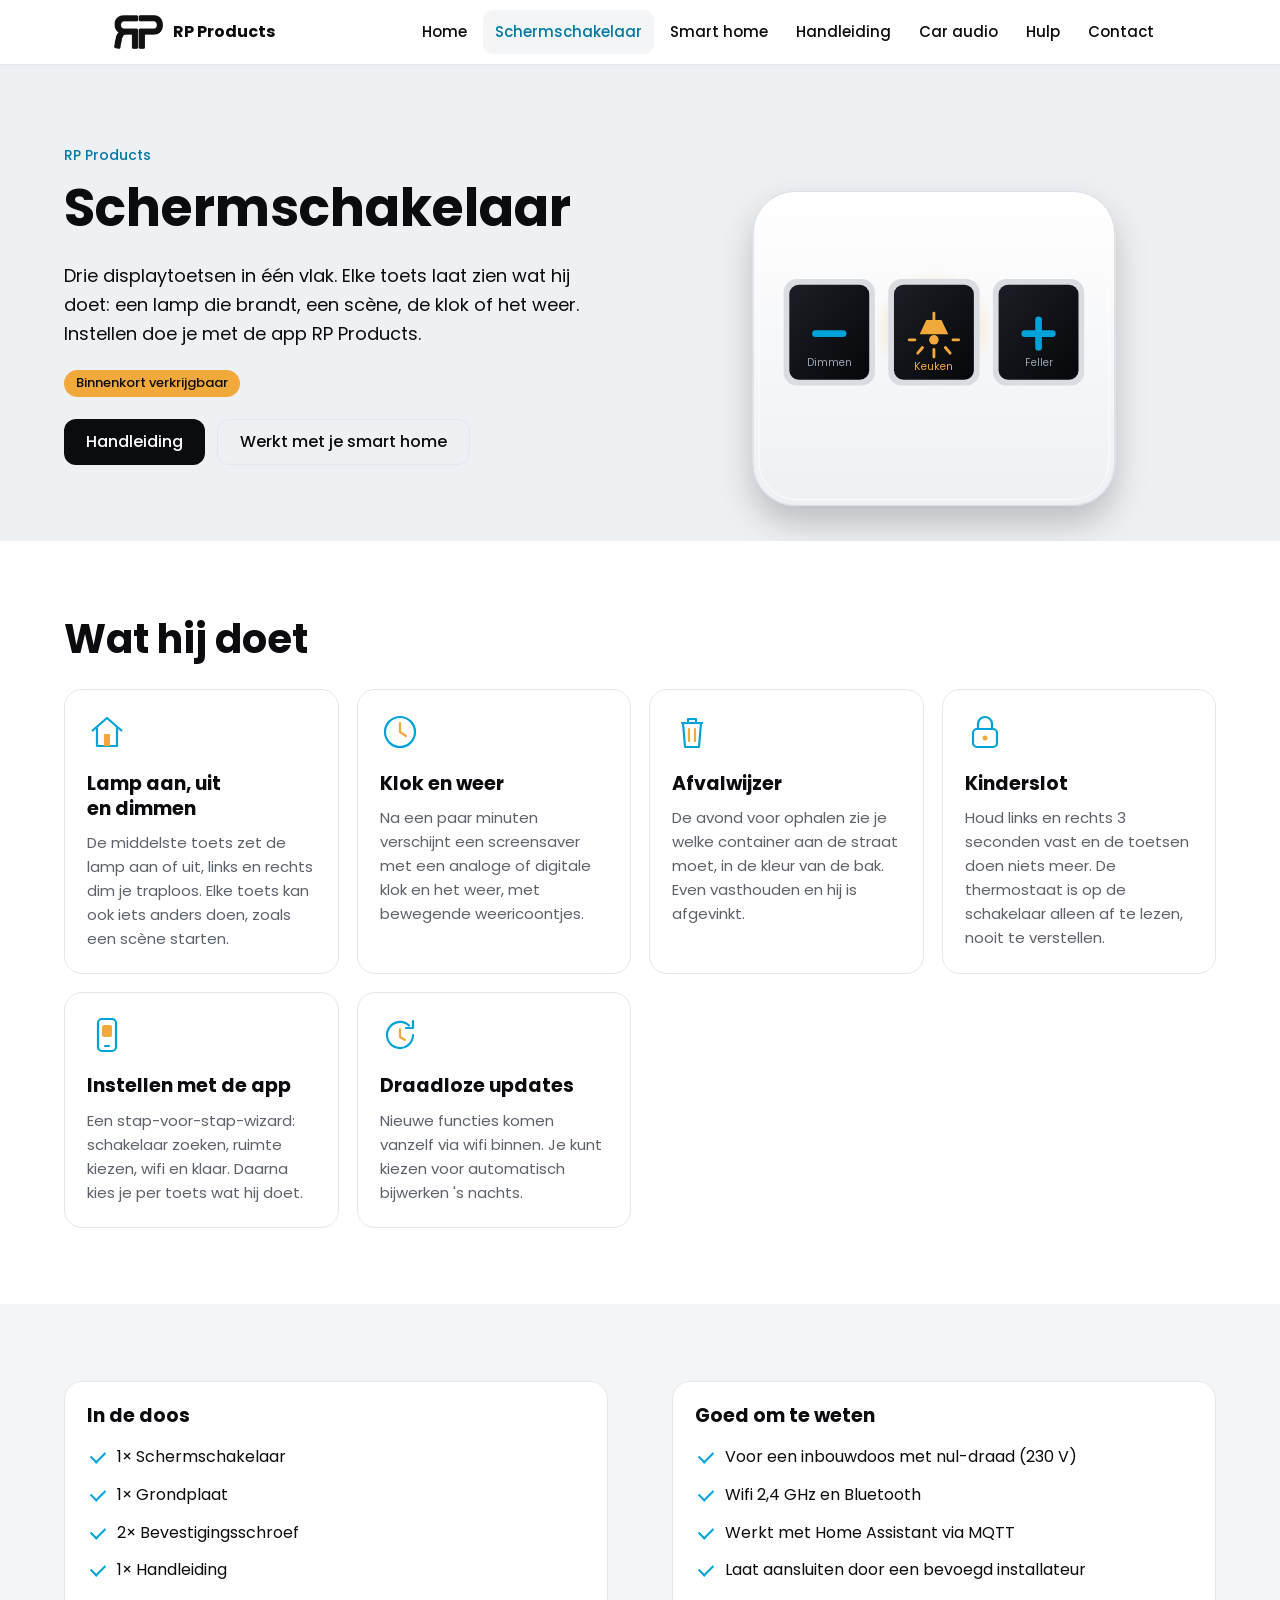
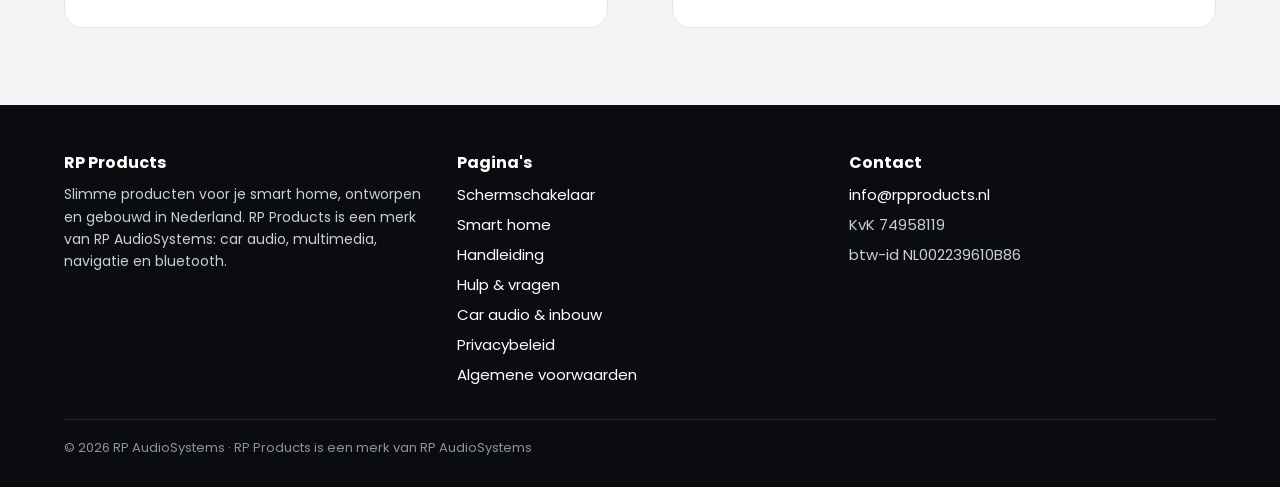
<file: schermschakelaar.html>
<!DOCTYPE html>
<html lang="nl">
<head>
<meta charset="utf-8">
<meta name="viewport" content="width=device-width, initial-scale=1">
<title>Schermschakelaar · RP Products</title>
<meta name="description" content="De Schermschakelaar van RP Products: een slimme lichtschakelaar met drie displaytoetsen. Dimmen, klok, weer, afvalwijzer, kinderslot en draadloze updates. Werkt met Home Assistant.">
<link rel="icon" href="/img/favicon-32.png" sizes="32x32">
<link rel="apple-touch-icon" href="/img/icon-180.png">
<meta http-equiv="Content-Security-Policy" content="default-src 'none'; style-src 'self'; font-src 'self'; img-src 'self' data:; script-src 'self'; base-uri 'none'; form-action 'none'">
<meta name="referrer" content="strict-origin-when-cross-origin">
<link rel="stylesheet" href="/css/site.css">
</head>
<body>
<header class="top"><div class="wrap">
  <a class="brand" href="/" aria-label="RP Products, naar de homepagina">
    <img class="logo-z" src="/img/rp-logo.png" alt="" width="49" height="34">
    <img class="logo-w" src="/img/rp-logo-wit.png" alt="" width="49" height="34">
    <span>RP Products</span></a>
  <nav aria-label="Hoofdmenu"><a href="/">Home</a><a href="/schermschakelaar" aria-current=page>Schermschakelaar</a><a href="/smart-home">Smart home</a><a href="/handleiding">Handleiding</a><a href="/car-audio">Car audio</a><a href="/support">Hulp</a><a href="/contact">Contact</a></nav>
</div></header>
<main>

<section class="hero"><div class="wrap">
  <div class="txt">
    <span class="tag">RP Products</span>
    <h1>Schermschakelaar</h1>
    <p>Drie displaytoetsen in één vlak. Elke toets laat zien wat hij doet: een lamp die brandt, een scène, de klok of het weer. Instellen doe je met de app RP Products.</p>
    <p><span class="pill">Binnenkort verkrijgbaar</span></p>
    <div class="row"><a class="btn" href="/handleiding">Handleiding</a><a class="btn alt" href="/smart-home">Werkt met je smart home</a></div>
  </div>
  <div class="scene"><svg viewBox="40 40 520 420" role="img" aria-label="De Schermschakelaar aan de muur, met drie oplichtende schermpjes">
<defs>
  <radialGradient id="light" cx="50%" cy="0%" r="80%"><stop offset="0" stop-color="#f2a93b" stop-opacity=".28"/><stop offset="1" stop-color="#f2a93b" stop-opacity="0"/></radialGradient>
  <radialGradient id="halo" cx="50%" cy="50%" r="50%"><stop offset="0" stop-color="#f2a93b" stop-opacity=".55"/><stop offset="1" stop-color="#f2a93b" stop-opacity="0"/></radialGradient>
  <linearGradient id="plate" x1="0" y1="0" x2="0" y2="1"><stop offset="0" stop-color="#ffffff"/><stop offset="1" stop-color="#eef0f3"/></linearGradient>
  <linearGradient id="glass" x1="0" y1="0" x2="1" y2="1"><stop offset="0" stop-color="#1b1e24"/><stop offset="1" stop-color="#06070a"/></linearGradient>
  <filter id="sh" x="-30%" y="-30%" width="160%" height="170%"><feDropShadow dx="0" dy="18" stdDeviation="18" flood-color="#0b0c0f" flood-opacity=".22"/></filter>
</defs>
<g transform="translate(110 92)" filter="url(#sh)">
  <rect width="380" height="330" rx="44" fill="url(#plate)" stroke="#d8dde3"/>
  <rect x="6" y="6" width="368" height="318" rx="40" fill="none" stroke="#fff" stroke-opacity=".9"/>
</g>
<g transform="translate(110 92)">
  <!-- links: dimmen -->
  <g transform="translate(32 92)"><g class="press p0">
    <rect width="96" height="112" rx="14" fill="#d9dde2"/><rect x="6" y="6" width="84" height="100" rx="10" fill="url(#glass)"/>
    <rect x="30" y="54" width="36" height="7" rx="3.5" fill="#00a3d9"/>
    <text x="48" y="92" text-anchor="middle" font-size="11" fill="#9aa2ad" font-family="Poppins,sans-serif">Dimmen</text>
  </g></g>
  <!-- midden: lamp aan -->
  <g transform="translate(142 92)">
    <circle cx="48" cy="52" r="62" fill="url(#halo)" class="halo"/>
    <g class="press p1">
    <rect width="96" height="112" rx="14" fill="#d9dde2"/><rect x="6" y="6" width="84" height="100" rx="10" fill="url(#glass)"/>
    <path class="lc" d="M33 58h30l-7-15h-16z" fill="#f2a93b"/><circle class="lc" cx="48" cy="64" r="5" fill="#f2a93b"/>
    <path class="rays" d="M48 43v-7M36 72l-5 6M48 74v8M60 72l5 6M28 64h-6M68 64h6" stroke="#f2a93b" stroke-width="3" stroke-linecap="round"/>
    <text class="lc" x="48" y="96" text-anchor="middle" font-size="11" fill="#f2a93b" font-family="Poppins,sans-serif">Keuken</text>
    </g>
  </g>
  <!-- rechts: feller -->
  <g transform="translate(252 92)"><g class="press p2">
    <rect width="96" height="112" rx="14" fill="#d9dde2"/><rect x="6" y="6" width="84" height="100" rx="10" fill="url(#glass)"/>
    <rect x="30" y="54" width="36" height="7" rx="3.5" fill="#00a3d9"/><rect x="44.5" y="39.5" width="7" height="36" rx="3.5" fill="#00a3d9"/>
    <text x="48" y="92" text-anchor="middle" font-size="11" fill="#9aa2ad" font-family="Poppins,sans-serif">Feller</text>
  </g></g>
</g>
</svg></div>
</div></section>

<section class="band"><div class="wrap">
  <h2>Wat hij doet</h2>
  <div class="grid"><div class="card"><svg viewBox="0 0 40 40" fill="none" stroke="#00a3d9" stroke-width="2.2" stroke-linejoin="round"><path d="M5 19L20 6l15 13M10 15v19h20V15"/><rect x="17" y="22" width="6" height="12" fill="#f2a93b" stroke="none"/></svg><h3>Lamp aan, uit en dimmen</h3><p>De middelste toets zet de lamp aan of uit, links en rechts dim je traploos. Elke toets kan ook iets anders doen, zoals een scène starten.</p></div><div class="card"><svg viewBox="0 0 40 40" fill="none" stroke="#00a3d9" stroke-width="2.2" stroke-linecap="round"><circle cx="20" cy="20" r="15"/><path d="M20 11v9l6 4" stroke="#f2a93b"/></svg><h3>Klok en weer</h3><p>Na een paar minuten verschijnt een screensaver met een analoge of digitale klok en het weer, met bewegende weericoontjes.</p></div><div class="card"><svg viewBox="0 0 40 40" fill="none" stroke="#00a3d9" stroke-width="2.2" stroke-linejoin="round"><path d="M9 11h22M16 11V7h8v4M11 11l2 24h14l2-24"/><path d="M17 17v12M23 17v12" stroke="#f2a93b" stroke-linecap="round"/></svg><h3>Afvalwijzer</h3><p>De avond voor ophalen zie je welke container aan de straat moet, in de kleur van de bak. Even vasthouden en hij is afgevinkt.</p></div><div class="card"><svg viewBox="0 0 40 40" fill="none" stroke="#00a3d9" stroke-width="2.2"><rect x="8" y="17" width="24" height="18" rx="4"/><path d="M13 17v-5a7 7 0 0 1 14 0v5"/><circle cx="20" cy="26" r="2.5" fill="#f2a93b" stroke="none"/></svg><h3>Kinderslot</h3><p>Houd links en rechts 3 seconden vast en de toetsen doen niets meer. De thermostaat is op de schakelaar alleen af te lezen, nooit te verstellen.</p></div><div class="card"><svg viewBox="0 0 40 40" fill="none" stroke="#00a3d9" stroke-width="2.2"><rect x="11" y="4" width="18" height="32" rx="4"/><path d="M18 31h4" stroke-linecap="round"/><rect x="15" y="10" width="10" height="12" rx="2" fill="#f2a93b" stroke="none"/></svg><h3>Instellen met de app</h3><p>Een stap-voor-stap-wizard: schakelaar zoeken, ruimte kiezen, wifi en klaar. Daarna kies je per toets wat hij doet.</p></div><div class="card"><svg viewBox="0 0 40 40" fill="none" stroke="#00a3d9" stroke-width="2.2" stroke-linecap="round" stroke-linejoin="round"><path d="M33 20a13 13 0 1 1-4-9.4"/><path d="M33 6v7h-7"/><path d="M20 14v8l5 3" stroke="#f2a93b"/></svg><h3>Draadloze updates</h3><p>Nieuwe functies komen vanzelf via wifi binnen. Je kunt kiezen voor automatisch bijwerken 's nachts.</p></div></div>
</div></section>

<section class="band soft"><div class="wrap split top-align">
  <div class="card">
    <h3>In de doos</h3>
    <ul class="check"><li>1× Schermschakelaar</li><li>1× Grondplaat</li><li>2× Bevestigingsschroef</li><li>1× Handleiding</li></ul>
  </div>
  <div class="card">
    <h3>Goed om te weten</h3>
    <ul class="check"><li>Voor een inbouwdoos met nul-draad (230 V)</li><li>Wifi 2,4 GHz en Bluetooth</li><li>Werkt met Home Assistant via MQTT</li><li>Laat aansluiten door een bevoegd installateur</li></ul>
  </div>
</div></section>

</main>
<footer><div class="wrap">
  <div><h3>RP Products</h3><p class="small">Slimme producten voor je smart home, ontworpen en gebouwd in Nederland. RP Products is een merk van RP AudioSystems: car audio, multimedia, navigatie en bluetooth.</p></div>
  <div><h3>Pagina's</h3><ul>
    <li><a href="/schermschakelaar">Schermschakelaar</a></li>
    <li><a href="/smart-home">Smart home</a></li>
    <li><a href="/handleiding">Handleiding</a></li>
    <li><a href="/support">Hulp &amp; vragen</a></li>
    <li><a href="/car-audio">Car audio &amp; inbouw</a></li>
    <li><a href="/privacy">Privacybeleid</a></li>
    <li><a href="/voorwaarden">Algemene voorwaarden</a></li></ul></div>
  <div><h3>Contact</h3><ul>
    <li><a href="mailto:info@rpproducts.nl">info@rpproducts.nl</a></li>
    <li>KvK 74958119</li><li>btw-id NL002239610B86</li></ul></div>
</div>
<div class="wrap bottom">© 2026 RP AudioSystems · RP Products is een merk van RP AudioSystems</div>
</footer>
</body>
</html>
</file>
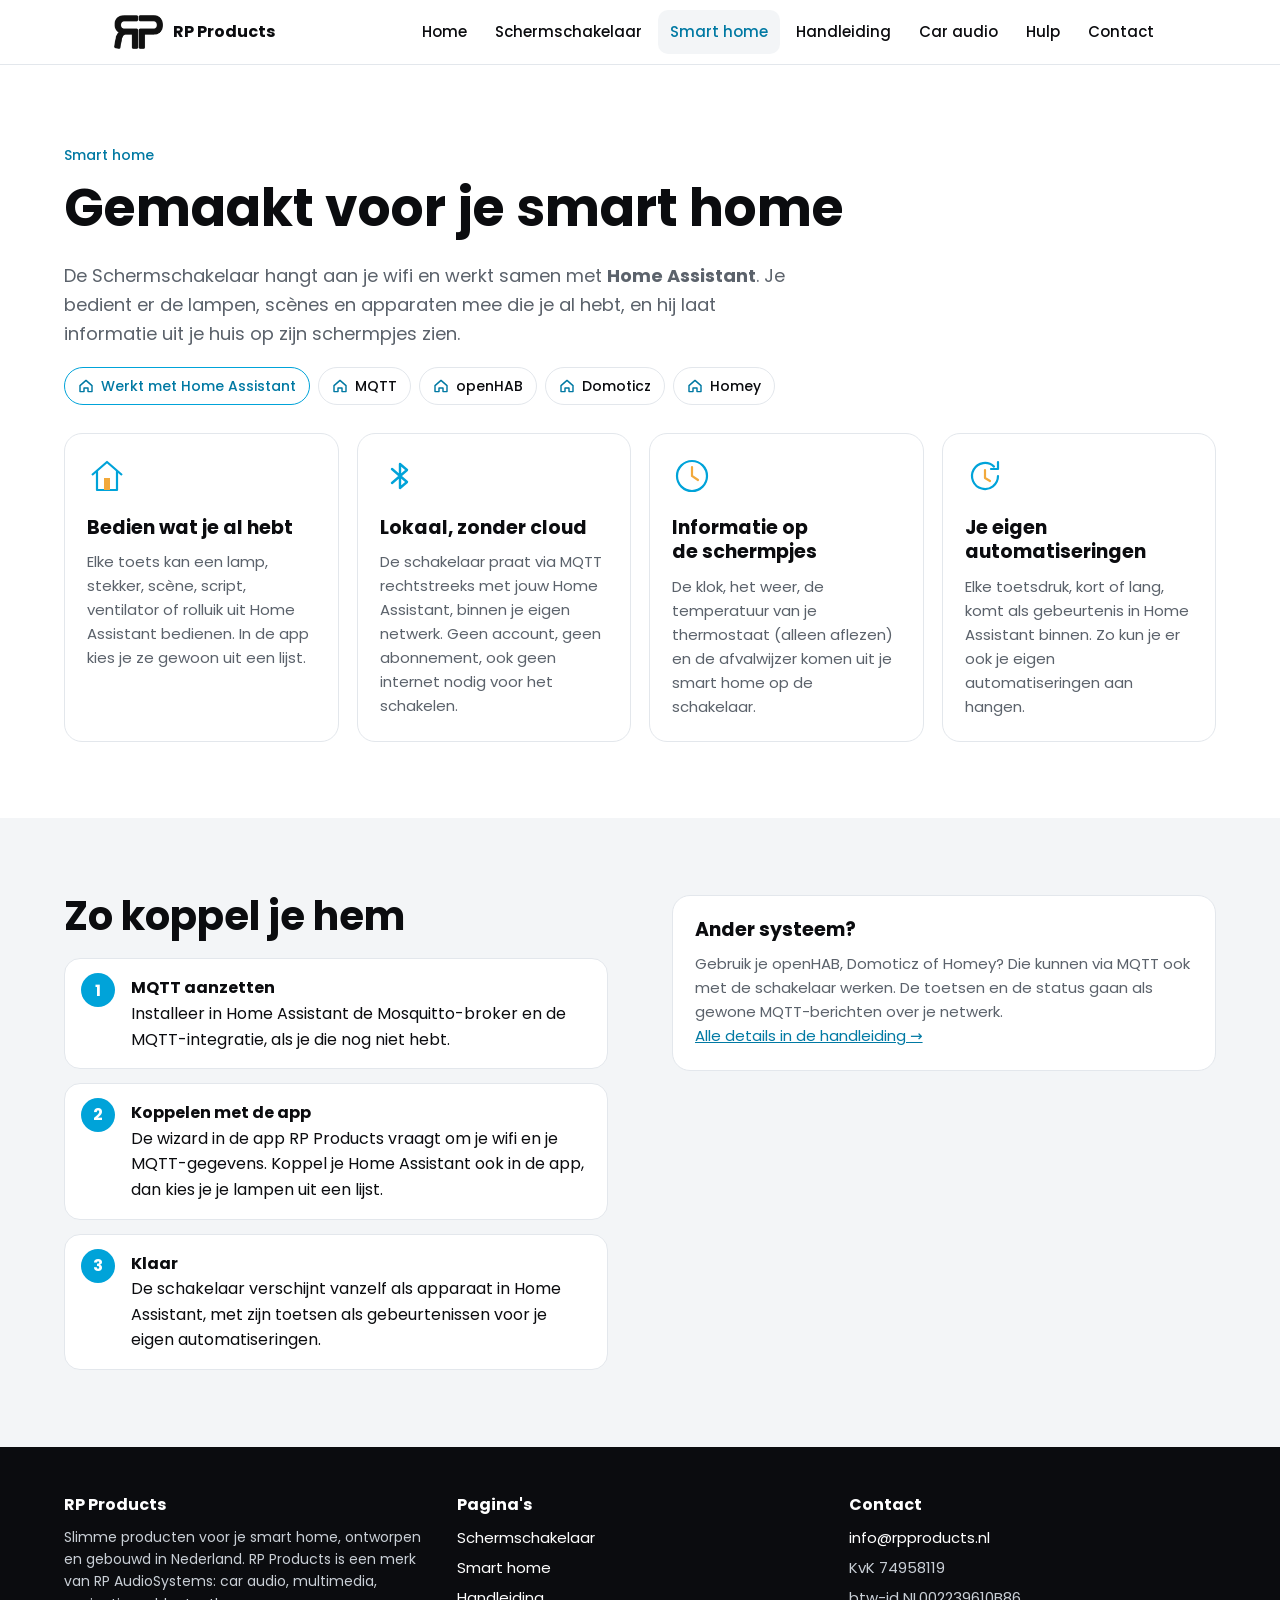
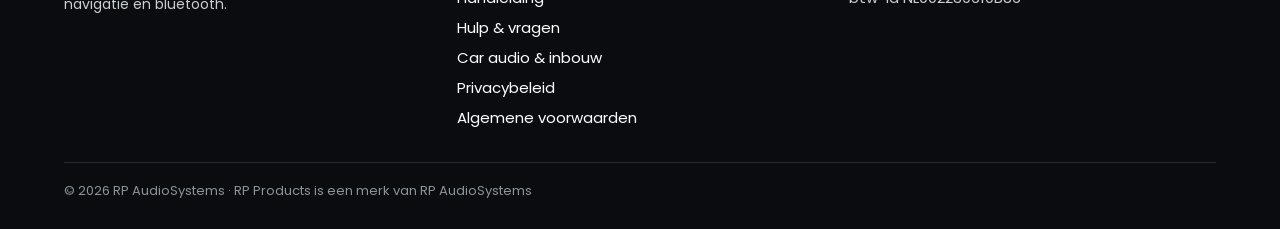
<file: smart-home.html>
<!DOCTYPE html>
<html lang="nl">
<head>
<meta charset="utf-8">
<meta name="viewport" content="width=device-width, initial-scale=1">
<title>Smart home · RP Products</title>
<meta name="description" content="Zo werkt de Schermschakelaar met je smart home: lokaal gekoppeld met Home Assistant via MQTT, zonder cloud of abonnement.">
<link rel="icon" href="/img/favicon-32.png" sizes="32x32">
<link rel="apple-touch-icon" href="/img/icon-180.png">
<meta http-equiv="Content-Security-Policy" content="default-src 'none'; style-src 'self'; font-src 'self'; img-src 'self' data:; script-src 'self'; base-uri 'none'; form-action 'none'">
<meta name="referrer" content="strict-origin-when-cross-origin">
<link rel="stylesheet" href="/css/site.css">
</head>
<body>
<header class="top"><div class="wrap">
  <a class="brand" href="/" aria-label="RP Products, naar de homepagina">
    <img class="logo-z" src="/img/rp-logo.png" alt="" width="49" height="34">
    <img class="logo-w" src="/img/rp-logo-wit.png" alt="" width="49" height="34">
    <span>RP Products</span></a>
  <nav aria-label="Hoofdmenu"><a href="/">Home</a><a href="/schermschakelaar">Schermschakelaar</a><a href="/smart-home" aria-current=page>Smart home</a><a href="/handleiding">Handleiding</a><a href="/car-audio">Car audio</a><a href="/support">Hulp</a><a href="/contact">Contact</a></nav>
</div></header>
<main>

<section class="band"><div class="wrap">
  <span class="tag">Smart home</span>
  <h1>Gemaakt voor je smart home</h1>
  <p class="mut lead">De Schermschakelaar hangt aan je wifi en werkt samen met <b>Home Assistant</b>. Je bedient er de lampen, scènes en apparaten mee die je al hebt, en hij laat informatie uit je huis op zijn schermpjes zien.</p>
  <div class="badges"><span class="badge main"><svg viewBox="0 0 20 20" aria-hidden="true"><path d="M2.5 9.5 10 3l7.5 6.5V17h-5v-4.5h-5V17h-5z" fill="none" stroke="currentColor" stroke-width="1.8" stroke-linejoin="round"/></svg>Werkt met Home Assistant</span><span class="badge"><svg viewBox="0 0 20 20" aria-hidden="true"><path d="M2.5 9.5 10 3l7.5 6.5V17h-5v-4.5h-5V17h-5z" fill="none" stroke="currentColor" stroke-width="1.8" stroke-linejoin="round"/></svg>MQTT</span><span class="badge"><svg viewBox="0 0 20 20" aria-hidden="true"><path d="M2.5 9.5 10 3l7.5 6.5V17h-5v-4.5h-5V17h-5z" fill="none" stroke="currentColor" stroke-width="1.8" stroke-linejoin="round"/></svg>openHAB</span><span class="badge"><svg viewBox="0 0 20 20" aria-hidden="true"><path d="M2.5 9.5 10 3l7.5 6.5V17h-5v-4.5h-5V17h-5z" fill="none" stroke="currentColor" stroke-width="1.8" stroke-linejoin="round"/></svg>Domoticz</span><span class="badge"><svg viewBox="0 0 20 20" aria-hidden="true"><path d="M2.5 9.5 10 3l7.5 6.5V17h-5v-4.5h-5V17h-5z" fill="none" stroke="currentColor" stroke-width="1.8" stroke-linejoin="round"/></svg>Homey</span></div>
  <div class="grid"><div class="card"><svg viewBox="0 0 40 40" fill="none" stroke="#00a3d9" stroke-width="2.2" stroke-linejoin="round"><path d="M5 19L20 6l15 13M10 15v19h20V15"/><rect x="17" y="22" width="6" height="12" fill="#f2a93b" stroke="none"/></svg><h3>Bedien wat je al hebt</h3><p>Elke toets kan een lamp, stekker, scène, script, ventilator of rolluik uit Home Assistant bedienen. In de app kies je ze gewoon uit een lijst.</p></div><div class="card"><svg viewBox="0 0 40 40" fill="none" stroke="#00a3d9" stroke-width="2.4" stroke-linecap="round" stroke-linejoin="round"><path d="M12 13l15 13-7 6V8l7 6-15 13"/></svg><h3>Lokaal, zonder cloud</h3><p>De schakelaar praat via MQTT rechtstreeks met jouw Home Assistant, binnen je eigen netwerk. Geen account, geen abonnement, ook geen internet nodig voor het schakelen.</p></div><div class="card"><svg viewBox="0 0 40 40" fill="none" stroke="#00a3d9" stroke-width="2.2" stroke-linecap="round"><circle cx="20" cy="20" r="15"/><path d="M20 11v9l6 4" stroke="#f2a93b"/></svg><h3>Informatie op de schermpjes</h3><p>De klok, het weer, de temperatuur van je thermostaat (alleen aflezen) en de afvalwijzer komen uit je smart home op de schakelaar.</p></div><div class="card"><svg viewBox="0 0 40 40" fill="none" stroke="#00a3d9" stroke-width="2.2" stroke-linecap="round" stroke-linejoin="round"><path d="M33 20a13 13 0 1 1-4-9.4"/><path d="M33 6v7h-7"/><path d="M20 14v8l5 3" stroke="#f2a93b"/></svg><h3>Je eigen automatiseringen</h3><p>Elke toetsdruk, kort of lang, komt als gebeurtenis in Home Assistant binnen. Zo kun je er ook je eigen automatiseringen aan hangen.</p></div></div>
</div></section>

<section class="band soft"><div class="wrap split top-align">
  <div>
    <h2>Zo koppel je hem</h2>
    <ol class="steps">
      <li><b>MQTT aanzetten</b>Installeer in Home Assistant de Mosquitto-broker en de MQTT-integratie, als je die nog niet hebt.</li>
      <li><b>Koppelen met de app</b>De wizard in de app RP Products vraagt om je wifi en je MQTT-gegevens. Koppel je Home Assistant ook in de app, dan kies je je lampen uit een lijst.</li>
      <li><b>Klaar</b>De schakelaar verschijnt vanzelf als apparaat in Home Assistant, met zijn toetsen als gebeurtenissen voor je eigen automatiseringen.</li>
    </ol>
  </div>
  <div class="card">
    <h3>Ander systeem?</h3>
    <p>Gebruik je openHAB, Domoticz of Homey? Die kunnen via MQTT ook met de schakelaar werken. De toetsen en de status gaan als gewone MQTT-berichten over je netwerk.</p>
    <p class="mt"><a href="/handleiding#homeassistant">Alle details in de handleiding →</a></p>
  </div>
</div></section>

</main>
<footer><div class="wrap">
  <div><h3>RP Products</h3><p class="small">Slimme producten voor je smart home, ontworpen en gebouwd in Nederland. RP Products is een merk van RP AudioSystems: car audio, multimedia, navigatie en bluetooth.</p></div>
  <div><h3>Pagina's</h3><ul>
    <li><a href="/schermschakelaar">Schermschakelaar</a></li>
    <li><a href="/smart-home">Smart home</a></li>
    <li><a href="/handleiding">Handleiding</a></li>
    <li><a href="/support">Hulp &amp; vragen</a></li>
    <li><a href="/car-audio">Car audio &amp; inbouw</a></li>
    <li><a href="/privacy">Privacybeleid</a></li>
    <li><a href="/voorwaarden">Algemene voorwaarden</a></li></ul></div>
  <div><h3>Contact</h3><ul>
    <li><a href="mailto:info@rpproducts.nl">info@rpproducts.nl</a></li>
    <li>KvK 74958119</li><li>btw-id NL002239610B86</li></ul></div>
</div>
<div class="wrap bottom">© 2026 RP AudioSystems · RP Products is een merk van RP AudioSystems</div>
</footer>
</body>
</html>
</file>
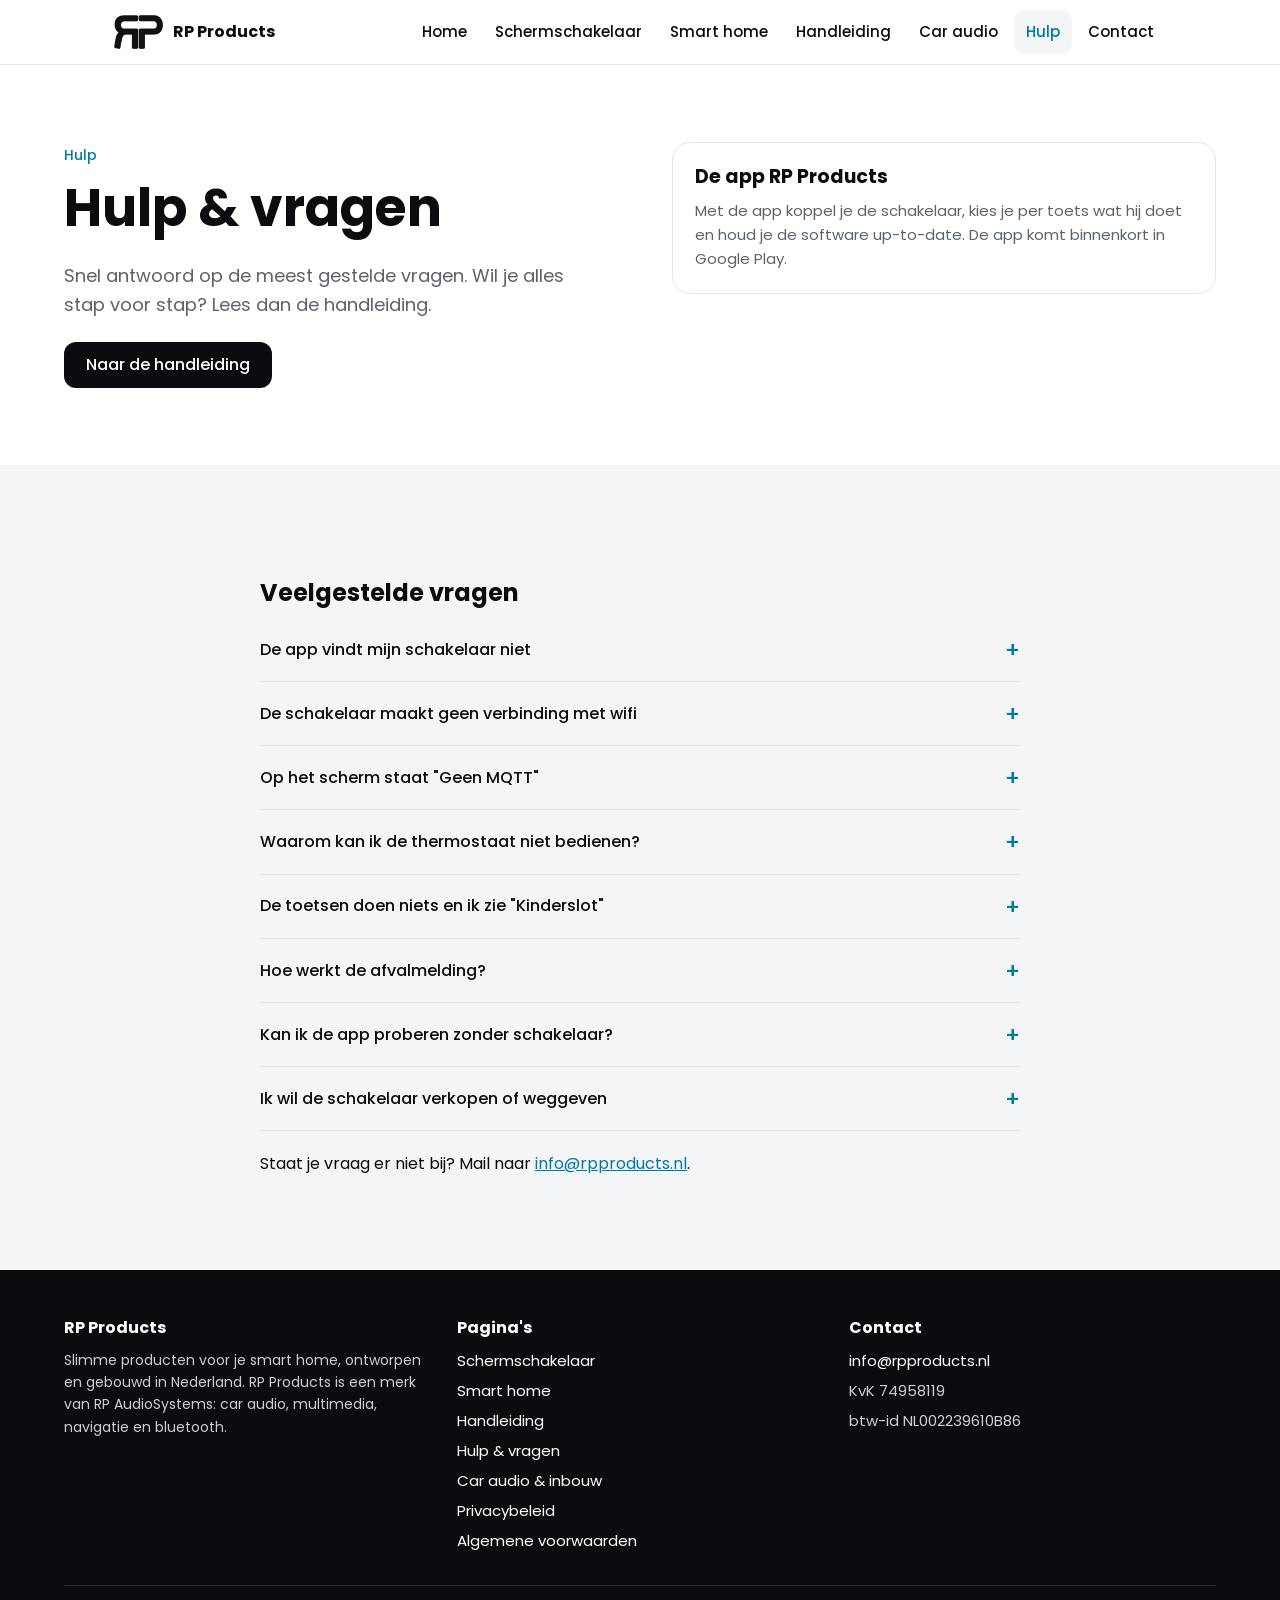
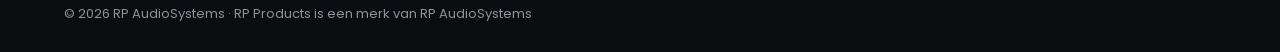
<file: support.html>
<!DOCTYPE html>
<html lang="nl">
<head>
<meta charset="utf-8">
<meta name="viewport" content="width=device-width, initial-scale=1">
<title>Hulp & vragen · RP Products</title>
<meta name="description" content="Veelgestelde vragen over de Schermschakelaar en de app RP Products.">
<link rel="icon" href="/img/favicon-32.png" sizes="32x32">
<link rel="apple-touch-icon" href="/img/icon-180.png">
<meta http-equiv="Content-Security-Policy" content="default-src 'none'; style-src 'self'; font-src 'self'; img-src 'self' data:; script-src 'self'; base-uri 'none'; form-action 'none'">
<meta name="referrer" content="strict-origin-when-cross-origin">
<link rel="stylesheet" href="/css/site.css">
</head>
<body>
<header class="top"><div class="wrap">
  <a class="brand" href="/" aria-label="RP Products, naar de homepagina">
    <img class="logo-z" src="/img/rp-logo.png" alt="" width="49" height="34">
    <img class="logo-w" src="/img/rp-logo-wit.png" alt="" width="49" height="34">
    <span>RP Products</span></a>
  <nav aria-label="Hoofdmenu"><a href="/">Home</a><a href="/schermschakelaar">Schermschakelaar</a><a href="/smart-home">Smart home</a><a href="/handleiding">Handleiding</a><a href="/car-audio">Car audio</a><a href="/support" aria-current=page>Hulp</a><a href="/contact">Contact</a></nav>
</div></header>
<main>

<section class="band"><div class="wrap split top-align">
  <div>
    <span class="tag">Hulp</span>
    <h1>Hulp &amp; vragen</h1>
    <p class="mut lead">Snel antwoord op de meest gestelde vragen. Wil je alles stap voor stap? Lees dan de handleiding.</p>
    <div class="row"><a class="btn" href="/handleiding">Naar de handleiding</a></div>
  </div>
  <div class="card">
    <h3>De app RP Products</h3>
    <p>Met de app koppel je de schakelaar, kies je per toets wat hij doet en houd je de software up-to-date. De app komt binnenkort in Google Play.</p>
  </div>
</div></section>

<section class="band soft"><div class="wrap legal">
  <h2>Veelgestelde vragen</h2>
  <details><summary>De app vindt mijn schakelaar niet</summary><p>Houd de middelste toets 5 seconden vast en houd je telefoon dichtbij. Controleer of Bluetooth aan staat en of de app toestemming heeft voor apparaten in de buurt.</p></details>
  <details><summary>De schakelaar maakt geen verbinding met wifi</summary><p>Controleer de netwerknaam en het wachtwoord. De schakelaar werkt alleen op 2,4 GHz-netwerken. Op de schakelaar staat dan "Geen Wi-Fi".</p></details>
  <details><summary>Op het scherm staat "Geen MQTT"</summary><p>De schakelaar heeft wel wifi, maar bereikt je MQTT-server niet. Controleer in de app het adres, de gebruikersnaam en het wachtwoord, en of de Mosquitto-broker in Home Assistant draait.</p></details>
  <details><summary>Waarom kan ik de thermostaat niet bedienen?</summary><p>Bewust: op de schakelaar kun je de temperatuur alleen aflezen. Een schakelaar hangt op kindhoogte en wordt vaak per ongeluk aangeraakt. Zo kunnen kinderen de verwarming niet hoger of lager zetten.</p></details>
  <details><summary>De toetsen doen niets en ik zie "Kinderslot"</summary><p>Het kinderslot staat aan. Houd de linker en rechter toets samen 3 seconden vast om het uit te zetten.</p></details>
  <details><summary>Hoe werkt de afvalmelding?</summary><p>De avond voor ophalen zie je een bakje in de kleur van de container. Heb je hem buiten gezet? Houd de middelste toets vast en hij is afgevinkt. Je stelt het in de app in, met de afvalsensoren uit Home Assistant.</p></details>
  <details><summary>Kan ik de app proberen zonder schakelaar?</summary><p>Ja. Kies in de wizard voor de demo, dan krijg je een nagebootste schakelaar om alles uit te proberen.</p></details>
  <details><summary>Ik wil de schakelaar verkopen of weggeven</summary><p>Kies in de app bij je schakelaar <b>Verwijderen of resetten → Resetten en verwijderen</b>. Alles wordt gewist en de schakelaar is klaar voor een nieuwe eigenaar.</p></details>
  <p class="mt">Staat je vraag er niet bij? Mail naar <a href="mailto:info@rpproducts.nl">info@rpproducts.nl</a>.</p>
</div></section>

</main>
<footer><div class="wrap">
  <div><h3>RP Products</h3><p class="small">Slimme producten voor je smart home, ontworpen en gebouwd in Nederland. RP Products is een merk van RP AudioSystems: car audio, multimedia, navigatie en bluetooth.</p></div>
  <div><h3>Pagina's</h3><ul>
    <li><a href="/schermschakelaar">Schermschakelaar</a></li>
    <li><a href="/smart-home">Smart home</a></li>
    <li><a href="/handleiding">Handleiding</a></li>
    <li><a href="/support">Hulp &amp; vragen</a></li>
    <li><a href="/car-audio">Car audio &amp; inbouw</a></li>
    <li><a href="/privacy">Privacybeleid</a></li>
    <li><a href="/voorwaarden">Algemene voorwaarden</a></li></ul></div>
  <div><h3>Contact</h3><ul>
    <li><a href="mailto:info@rpproducts.nl">info@rpproducts.nl</a></li>
    <li>KvK 74958119</li><li>btw-id NL002239610B86</li></ul></div>
</div>
<div class="wrap bottom">© 2026 RP AudioSystems · RP Products is een merk van RP AudioSystems</div>
</footer>
</body>
</html>
</file>
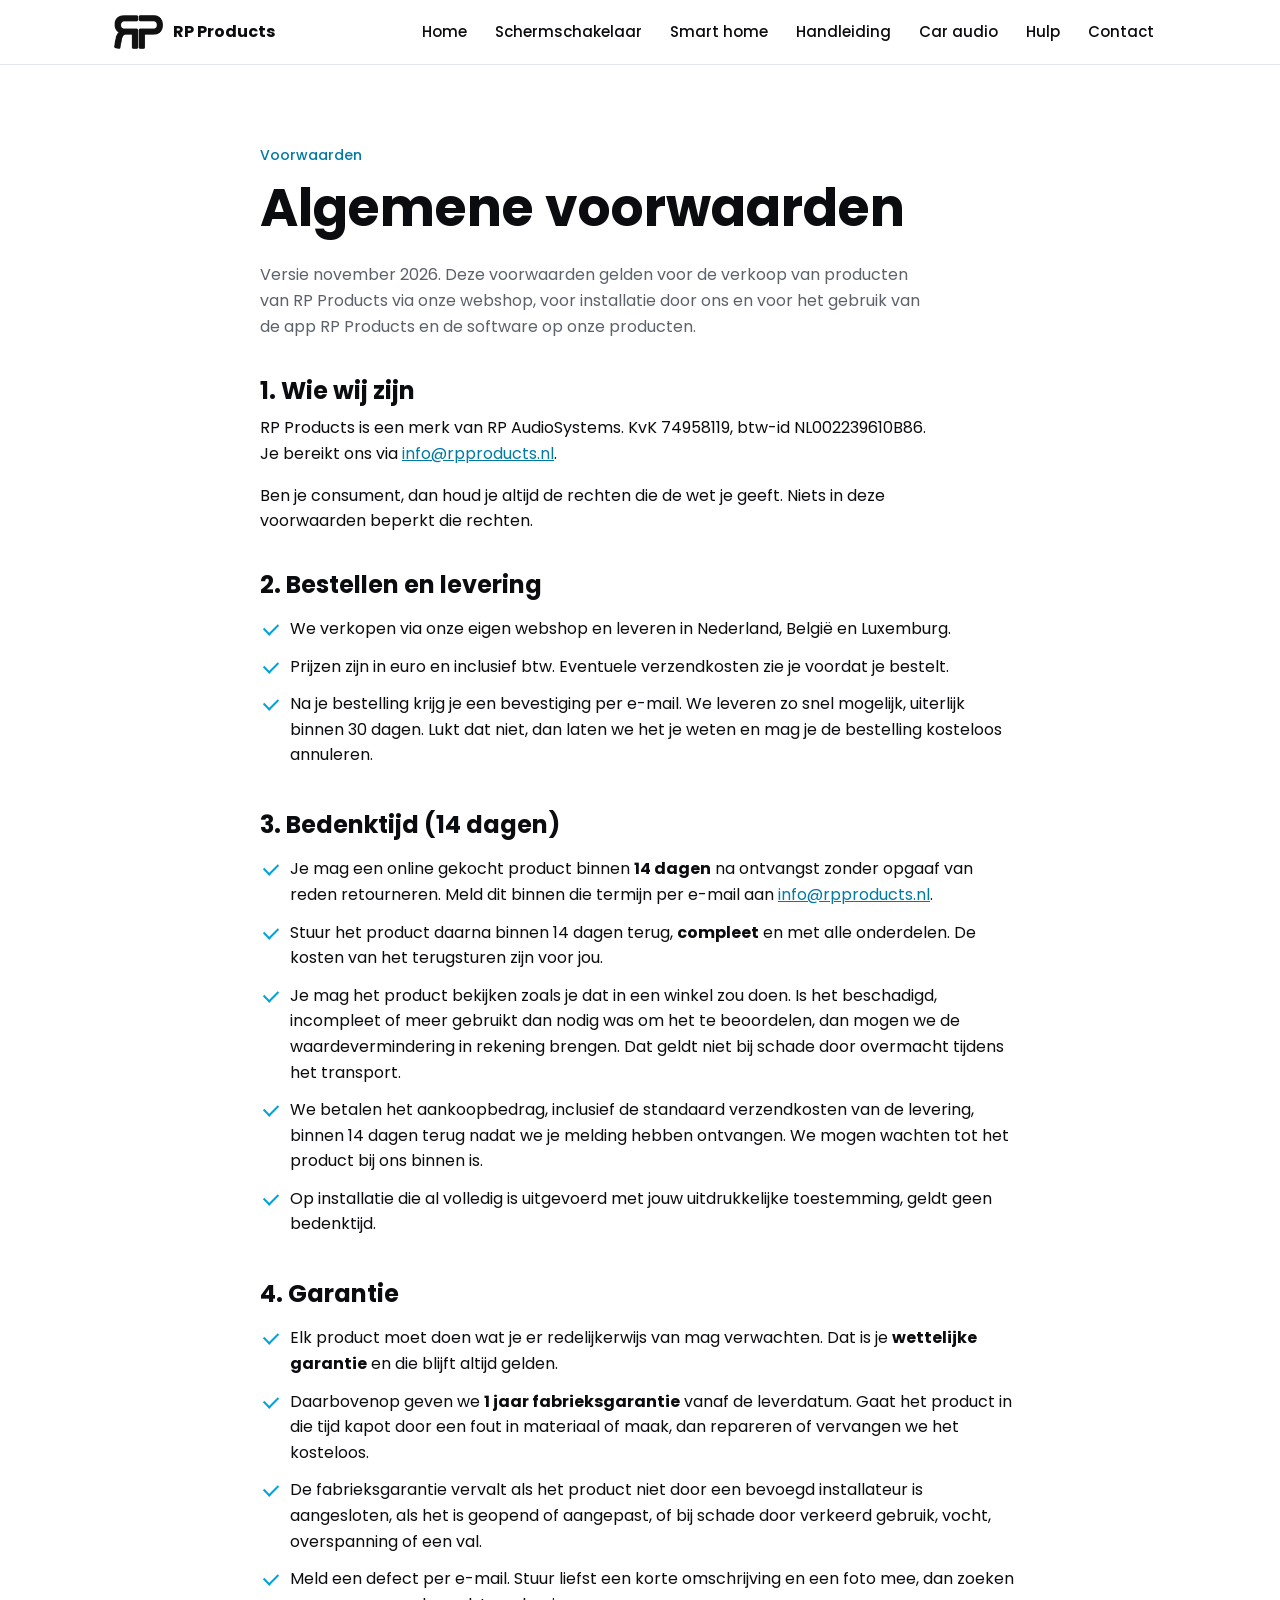
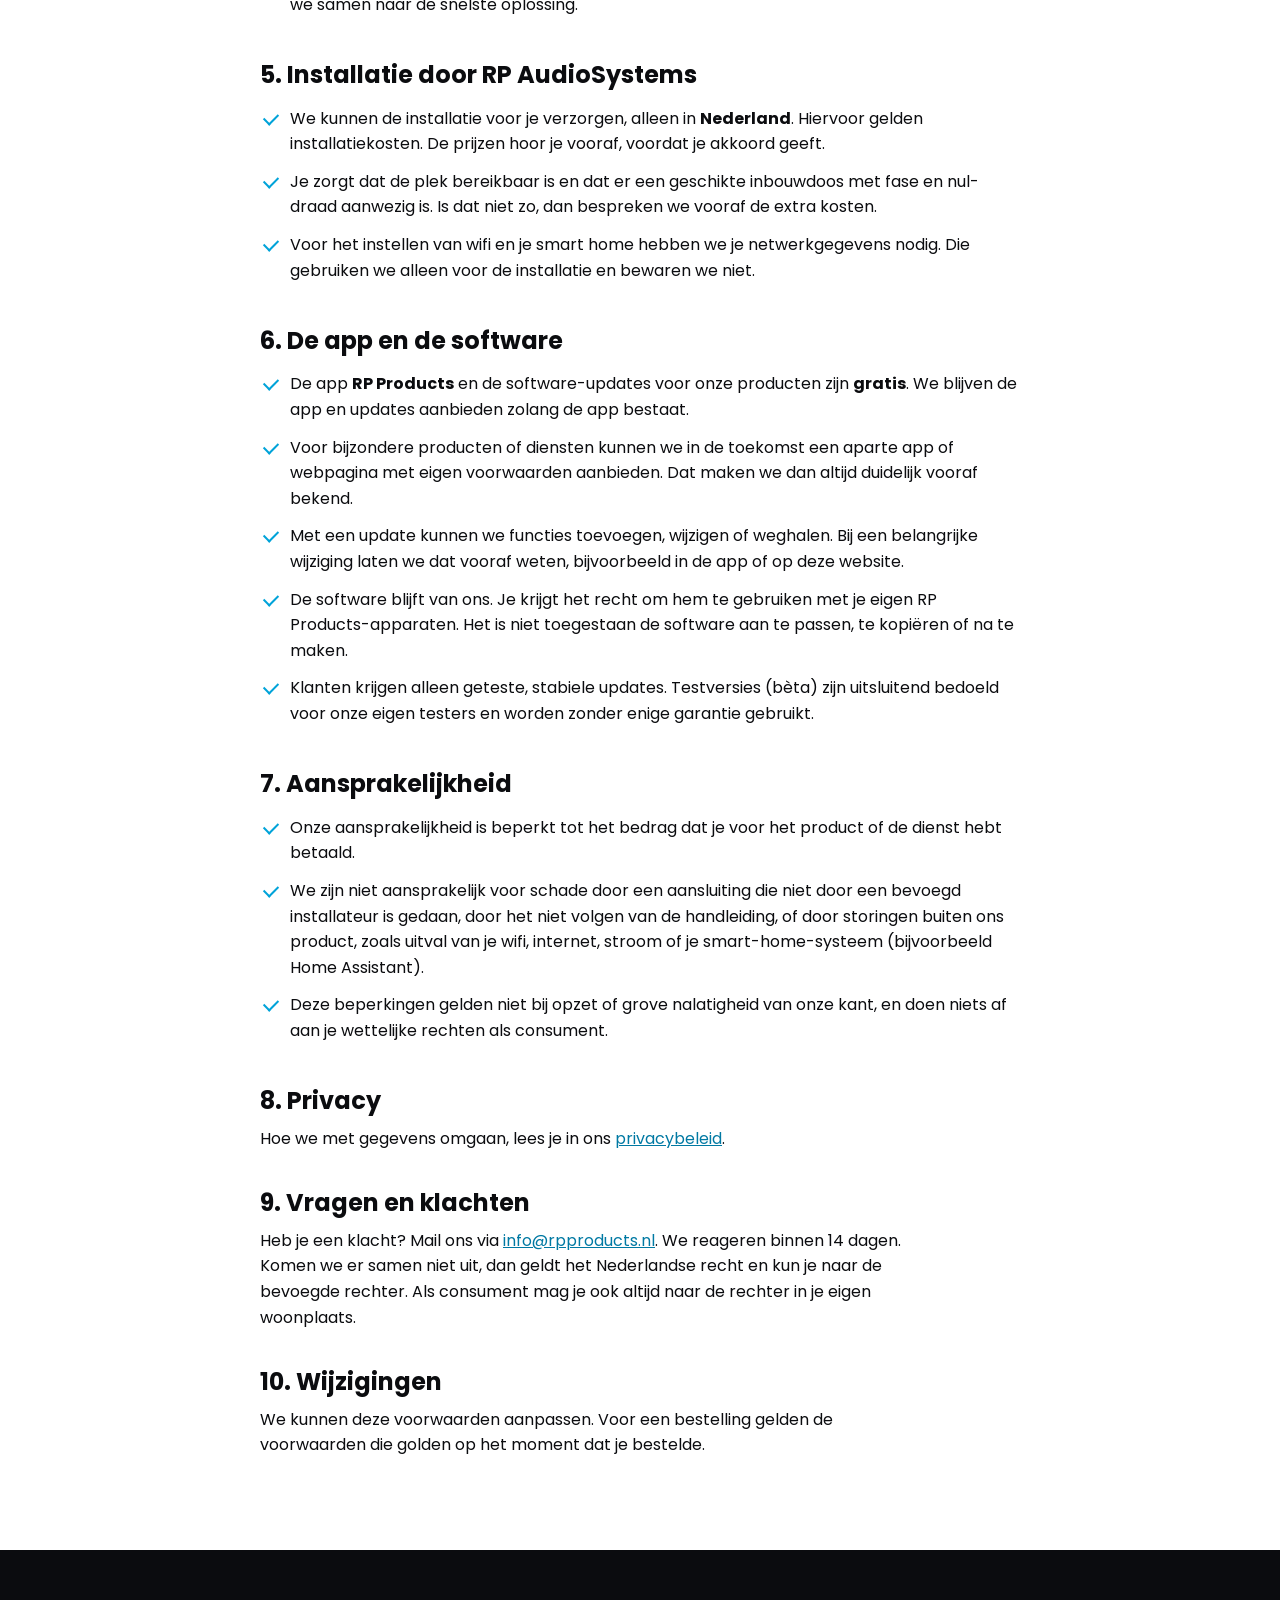
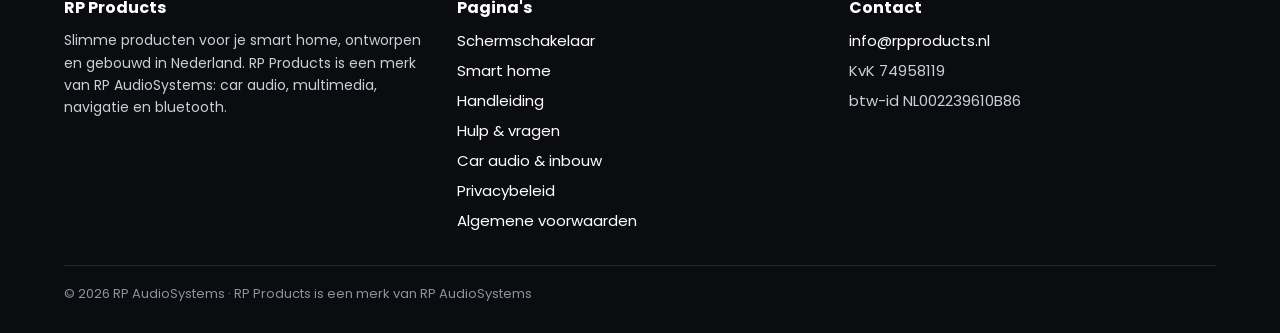
<file: voorwaarden.html>
<!DOCTYPE html>
<html lang="nl">
<head>
<meta charset="utf-8">
<meta name="viewport" content="width=device-width, initial-scale=1">
<title>Algemene voorwaarden · RP AudioSystems</title>
<meta name="description" content="Algemene voorwaarden van RP AudioSystems voor de verkoop van RP Products, de installatie en het gebruik van de app RP Products en de software.">
<link rel="icon" href="/img/favicon-32.png" sizes="32x32">
<link rel="apple-touch-icon" href="/img/icon-180.png">
<meta http-equiv="Content-Security-Policy" content="default-src 'none'; style-src 'self'; font-src 'self'; img-src 'self' data:; script-src 'self'; base-uri 'none'; form-action 'none'">
<meta name="referrer" content="strict-origin-when-cross-origin">
<link rel="stylesheet" href="/css/site.css">
</head>
<body>
<header class="top"><div class="wrap">
  <a class="brand" href="/" aria-label="RP Products, naar de homepagina">
    <img class="logo-z" src="/img/rp-logo.png" alt="" width="49" height="34">
    <img class="logo-w" src="/img/rp-logo-wit.png" alt="" width="49" height="34">
    <span>RP Products</span></a>
  <nav aria-label="Hoofdmenu"><a href="/">Home</a><a href="/schermschakelaar">Schermschakelaar</a><a href="/smart-home">Smart home</a><a href="/handleiding">Handleiding</a><a href="/car-audio">Car audio</a><a href="/support">Hulp</a><a href="/contact">Contact</a></nav>
</div></header>
<main>

<section class="band"><div class="wrap legal">
  <span class="tag">Voorwaarden</span>
  <h1>Algemene voorwaarden</h1>
  <p class="mut">Versie november 2026. Deze voorwaarden gelden voor de verkoop van producten van RP Products via onze webshop, voor installatie door ons en voor het gebruik van de app RP Products en de software op onze producten.</p>

  <h2>1. Wie wij zijn</h2>
  <p>RP Products is een merk van RP AudioSystems. KvK 74958119, btw-id NL002239610B86. Je bereikt ons via <a href="mailto:info@rpproducts.nl">info@rpproducts.nl</a>.</p>
  <p>Ben je consument, dan houd je altijd de rechten die de wet je geeft. Niets in deze voorwaarden beperkt die rechten.</p>

  <h2>2. Bestellen en levering</h2>
  <ul class="check">
    <li>We verkopen via onze eigen webshop en leveren in Nederland, België en Luxemburg.</li>
    <li>Prijzen zijn in euro en inclusief btw. Eventuele verzendkosten zie je voordat je bestelt.</li>
    <li>Na je bestelling krijg je een bevestiging per e-mail. We leveren zo snel mogelijk, uiterlijk binnen 30 dagen. Lukt dat niet, dan laten we het je weten en mag je de bestelling kosteloos annuleren.</li>
  </ul>

  <h2>3. Bedenktijd (14 dagen)</h2>
  <ul class="check">
    <li>Je mag een online gekocht product binnen <b>14 dagen</b> na ontvangst zonder opgaaf van reden retourneren. Meld dit binnen die termijn per e-mail aan <a href="mailto:info@rpproducts.nl">info@rpproducts.nl</a>.</li>
    <li>Stuur het product daarna binnen 14 dagen terug, <b>compleet</b> en met alle onderdelen. De kosten van het terugsturen zijn voor jou.</li>
    <li>Je mag het product bekijken zoals je dat in een winkel zou doen. Is het beschadigd, incompleet of meer gebruikt dan nodig was om het te beoordelen, dan mogen we de waardevermindering in rekening brengen. Dat geldt niet bij schade door overmacht tijdens het transport.</li>
    <li>We betalen het aankoopbedrag, inclusief de standaard verzendkosten van de levering, binnen 14 dagen terug nadat we je melding hebben ontvangen. We mogen wachten tot het product bij ons binnen is.</li>
    <li>Op installatie die al volledig is uitgevoerd met jouw uitdrukkelijke toestemming, geldt geen bedenktijd.</li>
  </ul>

  <h2>4. Garantie</h2>
  <ul class="check">
    <li>Elk product moet doen wat je er redelijkerwijs van mag verwachten. Dat is je <b>wettelijke garantie</b> en die blijft altijd gelden.</li>
    <li>Daarbovenop geven we <b>1 jaar fabrieksgarantie</b> vanaf de leverdatum. Gaat het product in die tijd kapot door een fout in materiaal of maak, dan repareren of vervangen we het kosteloos.</li>
    <li>De fabrieksgarantie vervalt als het product niet door een bevoegd installateur is aangesloten, als het is geopend of aangepast, of bij schade door verkeerd gebruik, vocht, overspanning of een val.</li>
    <li>Meld een defect per e-mail. Stuur liefst een korte omschrijving en een foto mee, dan zoeken we samen naar de snelste oplossing.</li>
  </ul>

  <h2>5. Installatie door RP AudioSystems</h2>
  <ul class="check">
    <li>We kunnen de installatie voor je verzorgen, alleen in <b>Nederland</b>. Hiervoor gelden installatiekosten. De prijzen hoor je vooraf, voordat je akkoord geeft.</li>
    <li>Je zorgt dat de plek bereikbaar is en dat er een geschikte inbouwdoos met fase en nul-draad aanwezig is. Is dat niet zo, dan bespreken we vooraf de extra kosten.</li>
    <li>Voor het instellen van wifi en je smart home hebben we je netwerkgegevens nodig. Die gebruiken we alleen voor de installatie en bewaren we niet.</li>
  </ul>

  <h2>6. De app en de software</h2>
  <ul class="check">
    <li>De app <b>RP Products</b> en de software-updates voor onze producten zijn <b>gratis</b>. We blijven de app en updates aanbieden zolang de app bestaat.</li>
    <li>Voor bijzondere producten of diensten kunnen we in de toekomst een aparte app of webpagina met eigen voorwaarden aanbieden. Dat maken we dan altijd duidelijk vooraf bekend.</li>
    <li>Met een update kunnen we functies toevoegen, wijzigen of weghalen. Bij een belangrijke wijziging laten we dat vooraf weten, bijvoorbeeld in de app of op deze website.</li>
    <li>De software blijft van ons. Je krijgt het recht om hem te gebruiken met je eigen RP Products-apparaten. Het is niet toegestaan de software aan te passen, te kopiëren of na te maken.</li>
    <li>Klanten krijgen alleen geteste, stabiele updates. Testversies (bèta) zijn uitsluitend bedoeld voor onze eigen testers en worden zonder enige garantie gebruikt.</li>
  </ul>

  <h2>7. Aansprakelijkheid</h2>
  <ul class="check">
    <li>Onze aansprakelijkheid is beperkt tot het bedrag dat je voor het product of de dienst hebt betaald.</li>
    <li>We zijn niet aansprakelijk voor schade door een aansluiting die niet door een bevoegd installateur is gedaan, door het niet volgen van de handleiding, of door storingen buiten ons product, zoals uitval van je wifi, internet, stroom of je smart-home-systeem (bijvoorbeeld Home Assistant).</li>
    <li>Deze beperkingen gelden niet bij opzet of grove nalatigheid van onze kant, en doen niets af aan je wettelijke rechten als consument.</li>
  </ul>

  <h2>8. Privacy</h2>
  <p>Hoe we met gegevens omgaan, lees je in ons <a href="/privacy">privacybeleid</a>.</p>

  <h2>9. Vragen en klachten</h2>
  <p>Heb je een klacht? Mail ons via <a href="mailto:info@rpproducts.nl">info@rpproducts.nl</a>. We reageren binnen 14 dagen. Komen we er samen niet uit, dan geldt het Nederlandse recht en kun je naar de bevoegde rechter. Als consument mag je ook altijd naar de rechter in je eigen woonplaats.</p>

  <h2>10. Wijzigingen</h2>
  <p>We kunnen deze voorwaarden aanpassen. Voor een bestelling gelden de voorwaarden die golden op het moment dat je bestelde.</p>
</div></section>

</main>
<footer><div class="wrap">
  <div><h3>RP Products</h3><p class="small">Slimme producten voor je smart home, ontworpen en gebouwd in Nederland. RP Products is een merk van RP AudioSystems: car audio, multimedia, navigatie en bluetooth.</p></div>
  <div><h3>Pagina's</h3><ul>
    <li><a href="/schermschakelaar">Schermschakelaar</a></li>
    <li><a href="/smart-home">Smart home</a></li>
    <li><a href="/handleiding">Handleiding</a></li>
    <li><a href="/support">Hulp &amp; vragen</a></li>
    <li><a href="/car-audio">Car audio &amp; inbouw</a></li>
    <li><a href="/privacy">Privacybeleid</a></li>
    <li><a href="/voorwaarden">Algemene voorwaarden</a></li></ul></div>
  <div><h3>Contact</h3><ul>
    <li><a href="mailto:info@rpproducts.nl">info@rpproducts.nl</a></li>
    <li>KvK 74958119</li><li>btw-id NL002239610B86</li></ul></div>
</div>
<div class="wrap bottom">© 2026 RP AudioSystems · RP Products is een merk van RP AudioSystems</div>
</footer>
</body>
</html>
</file>
<file: css/site.css>
/*
  VOICE   Vakman uit Groningen: rustig, helder, technisch zonder jargon.
  IDEA    Een wandschakelaar met drie oplichtende schermpjes, en de werkplaats erachter.
  PICTURE De Schermschakelaar groot op een lichte muur, met gloeiende toetsen.
  COLOUR  Wit en inkt (#0B0C0F), cyaan #00A3D9 als merkkleur, amber #F2A93B voor licht.
  TYPE    Poppins (zelf gehost, geen externe lettertypen: privacy). LAYOUT: brede banden, max 1180px.
*/
@font-face{font-family:Poppins;font-weight:400;font-display:swap;src:url(../fonts/poppins-regular.woff) format("woff")}
@font-face{font-family:Poppins;font-weight:500;font-display:swap;src:url(../fonts/poppins-medium.woff) format("woff")}
@font-face{font-family:Poppins;font-weight:700;font-display:swap;src:url(../fonts/poppins-bold.woff) format("woff")}

:root{color-scheme:light dark;
  --bg:light-dark(#ffffff,#0b0c0f);--soft:light-dark(#f3f5f7,#15171c);--line:light-dark(#e3e7ec,#262a31);
  --ink:light-dark(#0b0c0f,#eef1f4);--mut:light-dark(#5b626b,#9aa2ad);
  --cyan:#00a3d9;--cyanT:light-dark(#0079a3,#36c3f0);--amber:#f2a93b;--wall:light-dark(#eef1f4,#16191f)}
:root[data-theme=light]{color-scheme:light}:root[data-theme=dark]{color-scheme:dark}
*{box-sizing:border-box;min-width:0}
html{scroll-behavior:smooth;scroll-padding-top:80px}
body{margin:0;background:var(--bg);color:var(--ink);font:16px/1.6 Poppins,system-ui,sans-serif;overflow-x:clip}
img{max-width:100%;display:block}
a{color:var(--cyanT)}
h1,h2,h3{line-height:1.08;margin:0 0 .5em;text-wrap:balance;font-weight:700}
h1{font-size:clamp(34px,5vw,52px)}h2{font-size:clamp(28px,3.6vw,40px)}h3{font-size:19px;line-height:1.3}
p{margin:0 0 1em;max-width:68ch}
.wrap{max-width:1180px;margin:0 auto}
.band{padding:clamp(40px,6vw,88px) max(5vw,18px)}
.soft{background:var(--soft)}
.mut{color:var(--mut)}
.small{font-size:14px}

/* kop */
.top{position:sticky;top:0;z-index:10;background:color-mix(in srgb,var(--bg) 88%,transparent);backdrop-filter:blur(10px);border-bottom:1px solid var(--line)}
.top .wrap{display:flex;align-items:center;gap:18px;padding:10px max(5vw,18px);flex-wrap:wrap}
.brand{display:flex;align-items:center;gap:10px;text-decoration:none;color:var(--ink);font-weight:700;margin-right:auto}
.brand img{height:34px;width:auto}
.logo-w{display:none}
@media (prefers-color-scheme:dark){:root:not([data-theme=light]) .logo-z{display:none}:root:not([data-theme=light]) .logo-w{display:block}}
:root[data-theme=dark] .logo-z{display:none}:root[data-theme=dark] .logo-w{display:block}
nav{display:flex;gap:4px;flex-wrap:wrap}
nav a{color:var(--ink);text-decoration:none;padding:10px 12px;border-radius:10px;font-size:15px;font-weight:500}
nav a:hover,nav a[aria-current]{background:var(--soft);color:var(--cyanT)}

/* knoppen */
.btn{display:inline-flex;align-items:center;gap:8px;min-height:46px;padding:0 22px;border-radius:12px;background:var(--ink);color:var(--bg);text-decoration:none;font-weight:500}
.btn.alt{background:transparent;color:var(--ink);border:1.5px solid var(--line)}
.btn:focus-visible,nav a:focus-visible{outline:3px solid var(--cyan);outline-offset:2px}
.row{display:flex;gap:12px;flex-wrap:wrap;margin-top:22px}

/* held */
.hero{background:var(--wall);padding:clamp(36px,6vw,80px) max(5vw,18px) 0;overflow:hidden}
.hero .wrap{display:grid;grid-template-columns:minmax(0,1fr) minmax(0,1.05fr);gap:clamp(24px,4vw,56px);align-items:end}
.hero .txt{padding-bottom:clamp(36px,6vw,80px)}
.tag{display:inline-block;font-size:14px;font-weight:500;color:var(--cyanT);margin-bottom:14px}
.hero p{font-size:18px}
.scene{position:relative;align-self:stretch;min-height:360px}
.scene svg{position:absolute;inset:0;width:100%;height:100%}
@media(max-width:820px){.hero .wrap{grid-template-columns:1fr}.scene{min-height:300px}.hero .txt{padding-bottom:0}}

/* kaarten */
.grid{display:grid;grid-template-columns:repeat(auto-fit,minmax(min(250px,100%),1fr));gap:18px;margin-top:28px}
.card{background:var(--bg);border:1px solid var(--line);border-radius:18px;padding:22px}
.soft .card{background:var(--bg)}
.card svg{width:40px;height:40px;margin-bottom:12px}
.card p{margin:0;color:var(--mut);font-size:15px}
.split{display:grid;grid-template-columns:minmax(0,1fr) minmax(0,1fr);gap:clamp(24px,5vw,64px);align-items:center}
@media(max-width:820px){.split{grid-template-columns:1fr}}
.check{list-style:none;padding:0;margin:0 0 1em}
.check li{padding:6px 0 6px 30px;position:relative}
.check li::before{content:"";position:absolute;left:4px;top:13px;width:12px;height:7px;border:solid var(--cyan);border-width:0 0 2.5px 2.5px;transform:rotate(-45deg)}
.pill{display:inline-block;background:var(--amber);color:#0b0c0f;font-weight:500;font-size:13px;border-radius:99px;padding:3px 12px}

/* stappen, tabellen, vragen */
.steps{counter-reset:s;list-style:none;padding:0;margin:0;display:grid;gap:14px}
.steps li{counter-increment:s;position:relative;padding:16px 18px 16px 66px;border:1px solid var(--line);border-radius:16px;background:var(--bg)}
.steps li::before{content:counter(s);position:absolute;left:16px;top:14px;width:34px;height:34px;border-radius:50%;background:var(--cyan);color:#fff;font-weight:700;display:grid;place-items:center}
.steps li>b:first-child{display:block}
table{width:100%;border-collapse:collapse;font-size:15px}
th,td{text-align:left;padding:11px 10px;border-bottom:1px solid var(--line);vertical-align:top}
th{font-weight:500;color:var(--mut)}
.dot{display:inline-block;width:12px;height:12px;border-radius:50%;margin-right:8px;vertical-align:-1px}
details{border-bottom:1px solid var(--line);padding:14px 0}
summary{cursor:pointer;font-weight:500;list-style:none;display:flex;justify-content:space-between;gap:12px;min-height:30px;align-items:center}
summary::after{content:"+";font-size:22px;color:var(--cyanT)}
details[open] summary::after{content:"−"}
details p{margin:10px 0 0;color:var(--mut)}
.toc{display:flex;gap:8px;flex-wrap:wrap;margin:0 0 8px}
.toc a{padding:8px 14px;border-radius:99px;background:var(--soft);text-decoration:none;font-size:14px;color:var(--ink)}
.legal h2{font-size:24px;margin-top:1.6em}.legal{max-width:760px}

/* voet */
footer{background:#0b0c0f;color:#c9cfd6;padding:48px max(5vw,18px) 28px;font-size:15px}
footer .wrap{display:grid;grid-template-columns:repeat(auto-fit,minmax(min(200px,100%),1fr));gap:26px}
footer a{color:#fff;text-decoration:none}footer a:hover{color:var(--cyan)}
footer h3{color:#fff;font-size:16px;margin-bottom:10px}
footer ul{list-style:none;padding:0;margin:0;display:grid;gap:6px}
footer .bottom{border-top:1px solid #262a31;margin-top:32px;padding-top:18px;font-size:13px;color:#8b939d}
.glow{animation:glow 3.2s ease-in-out infinite}
@keyframes glow{50%{opacity:.45}}
@media (prefers-reduced-motion:reduce){.glow{animation:none}html{scroll-behavior:auto}}
.scene.card svg{width:100%;height:100%;margin:0}
.badges{display:flex;flex-wrap:wrap;gap:8px;margin:18px 0 4px}
.badge{display:inline-flex;align-items:center;gap:7px;padding:7px 13px;border-radius:99px;border:1.5px solid var(--line);background:var(--bg);font-size:14px;font-weight:500;color:var(--ink)}
.badge svg{width:16px;height:16px;color:var(--cyanT)}
.badge.main{border-color:var(--cyan);color:var(--cyanT)}
.badge.main img+svg{display:none}
.hero .badges{margin-top:6px}
/* demo-animatie van de schakelaar */
.press{transform-box:fill-box;transform-origin:center;transition:transform .12s ease}
.press.down{transform:scale(.93)}
.halo{transition:opacity .45s ease}
#demo .lc{transition:fill .3s}
#demo.off .lc{fill:#4a5059}
#demo .rays{transition:opacity .35s}
.mode-lamp,.mode-saver{transition:opacity .8s ease}
.mode-saver{opacity:0}
#demo.saver .mode-lamp{opacity:0}
#demo.saver .mode-saver{opacity:1}
#demo.saver .halo{opacity:0 !important}
@media (prefers-reduced-motion:reduce){.press,.halo,.mode-lamp,.mode-saver{transition:none}}
.mt{margin-top:20px}
.scene-card{padding:0;overflow:hidden;background:var(--wall);min-height:340px}

/* ---- homepage: woonkamer-scène ---- */
.stage{position:relative;background:#0b0c0f;color:#fff;overflow:hidden;min-height:clamp(520px,72vh,720px)}
.stage .room{position:absolute;inset:0;width:100%;height:100%}
.stage-txt{position:relative;z-index:1;padding:clamp(56px,10vh,120px) max(5vw,18px);background:linear-gradient(90deg,rgba(7,8,11,.62) 0,rgba(7,8,11,.3) 36%,rgba(7,8,11,0) 58%);min-height:inherit;display:flex;align-items:center}
.stage-txt .wrap{width:100%}
.stage-txt h1{font-size:clamp(36px,5vw,60px);color:#fff}
.stage-txt p{font-size:19px;max-width:30ch;color:#e6e9ed}
.stage .tag{color:#7fd6f3}
.btn.light{background:#fff;color:#0b0c0f}
.btn.ghost{background:rgba(255,255,255,.08);color:#fff;border:1.5px solid rgba(255,255,255,.35);backdrop-filter:blur(6px)}
.room .lit,.room .dark,.room .wdark,.room .spill,.room .pdark{transition:opacity 1.1s cubic-bezier(.4,0,.2,1)}
.room .touch{transition:opacity .5s ease}
@media(max-width:820px){
  .stage{min-height:0;display:flex;flex-direction:column}
  .stage .room{position:relative;order:2;height:380px}
  .stage-txt{order:1;background:#0b0c0f;min-height:0;padding-bottom:28px}
}
.center{text-align:center;margin-left:auto;margin-right:auto}
.teasers .card.link{text-decoration:none;color:var(--ink);display:flex;flex-direction:column;transition:transform .2s ease,border-color .2s ease}
.teasers .card.link:hover{transform:translateY(-3px);border-color:var(--cyan)}
.teasers .card.link p{flex:1}
.more{margin-top:14px;color:var(--cyanT);font-weight:500;font-size:15px}
.grid.two{grid-template-columns:repeat(2,minmax(0,1fr));margin-top:0}
.card.mini{display:flex;align-items:center;gap:12px;padding:18px}
.card.mini svg{margin:0;width:34px;height:34px}
.lead{font-size:18px}
.top-align{align-items:start}

/* ---- handleiding ---- */
.manual{display:grid;grid-template-columns:230px minmax(0,1fr);gap:clamp(24px,4vw,56px);align-items:start}
.mtoc{position:sticky;top:84px;display:flex;flex-direction:column;gap:2px;background:var(--bg);border:1px solid var(--line);border-radius:16px;padding:16px}
.mtoc b{margin-bottom:6px}
.mtoc a{color:var(--mut);text-decoration:none;font-size:14px;padding:5px 8px;border-radius:8px}
.mtoc a:hover{background:var(--soft);color:var(--cyanT)}
.manual article{background:var(--bg);border:1px solid var(--line);border-radius:20px;padding:clamp(20px,4vw,44px);max-width:none}
.manual article h2{scroll-margin-top:90px}
.manual article h2:first-child{margin-top:0}
.manual table{margin:6px 0 4px}
@media(max-width:900px){.manual{grid-template-columns:1fr}.mtoc{position:static;flex-direction:row;flex-wrap:wrap}}

/* menu op kleine schermen: horizontaal scrollen */
@media(max-width:820px){nav{flex-wrap:nowrap;overflow-x:auto;width:100%;scrollbar-width:none}nav a{white-space:nowrap;flex-shrink:0}}
</file>
